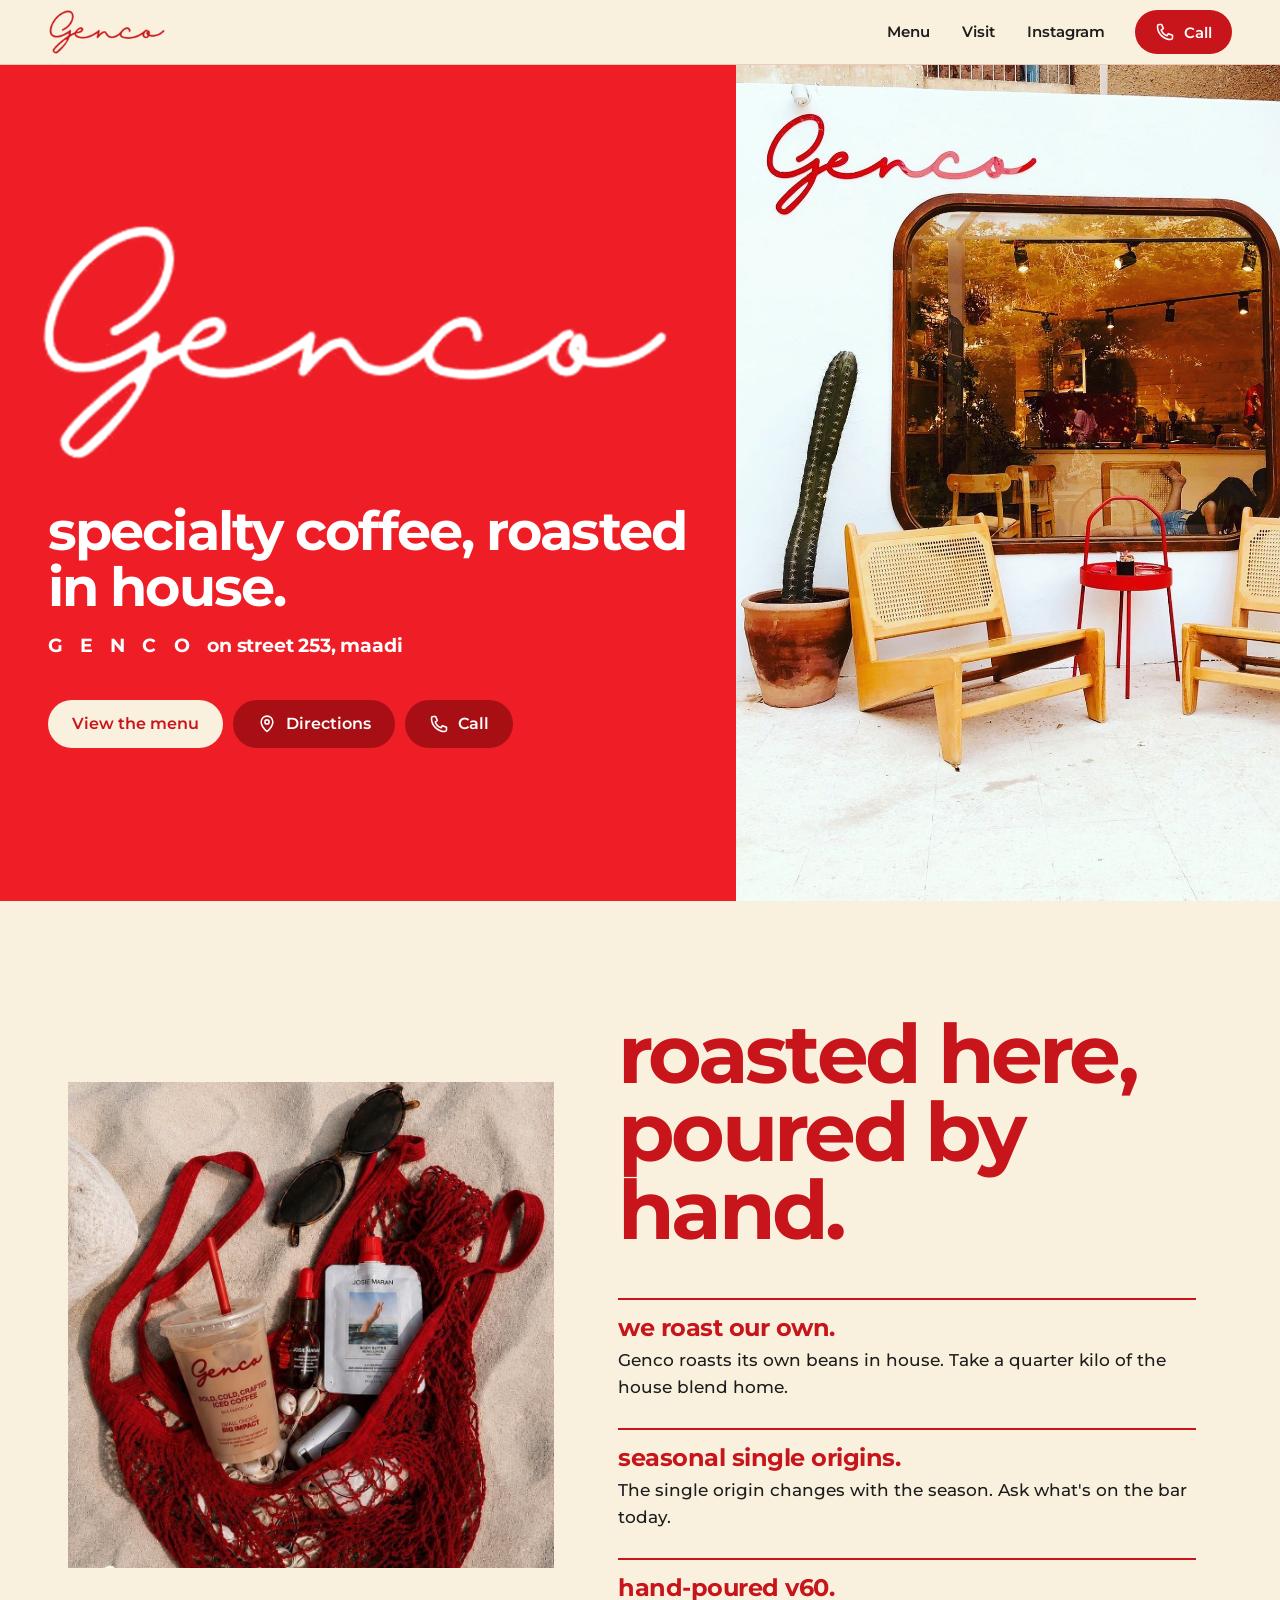
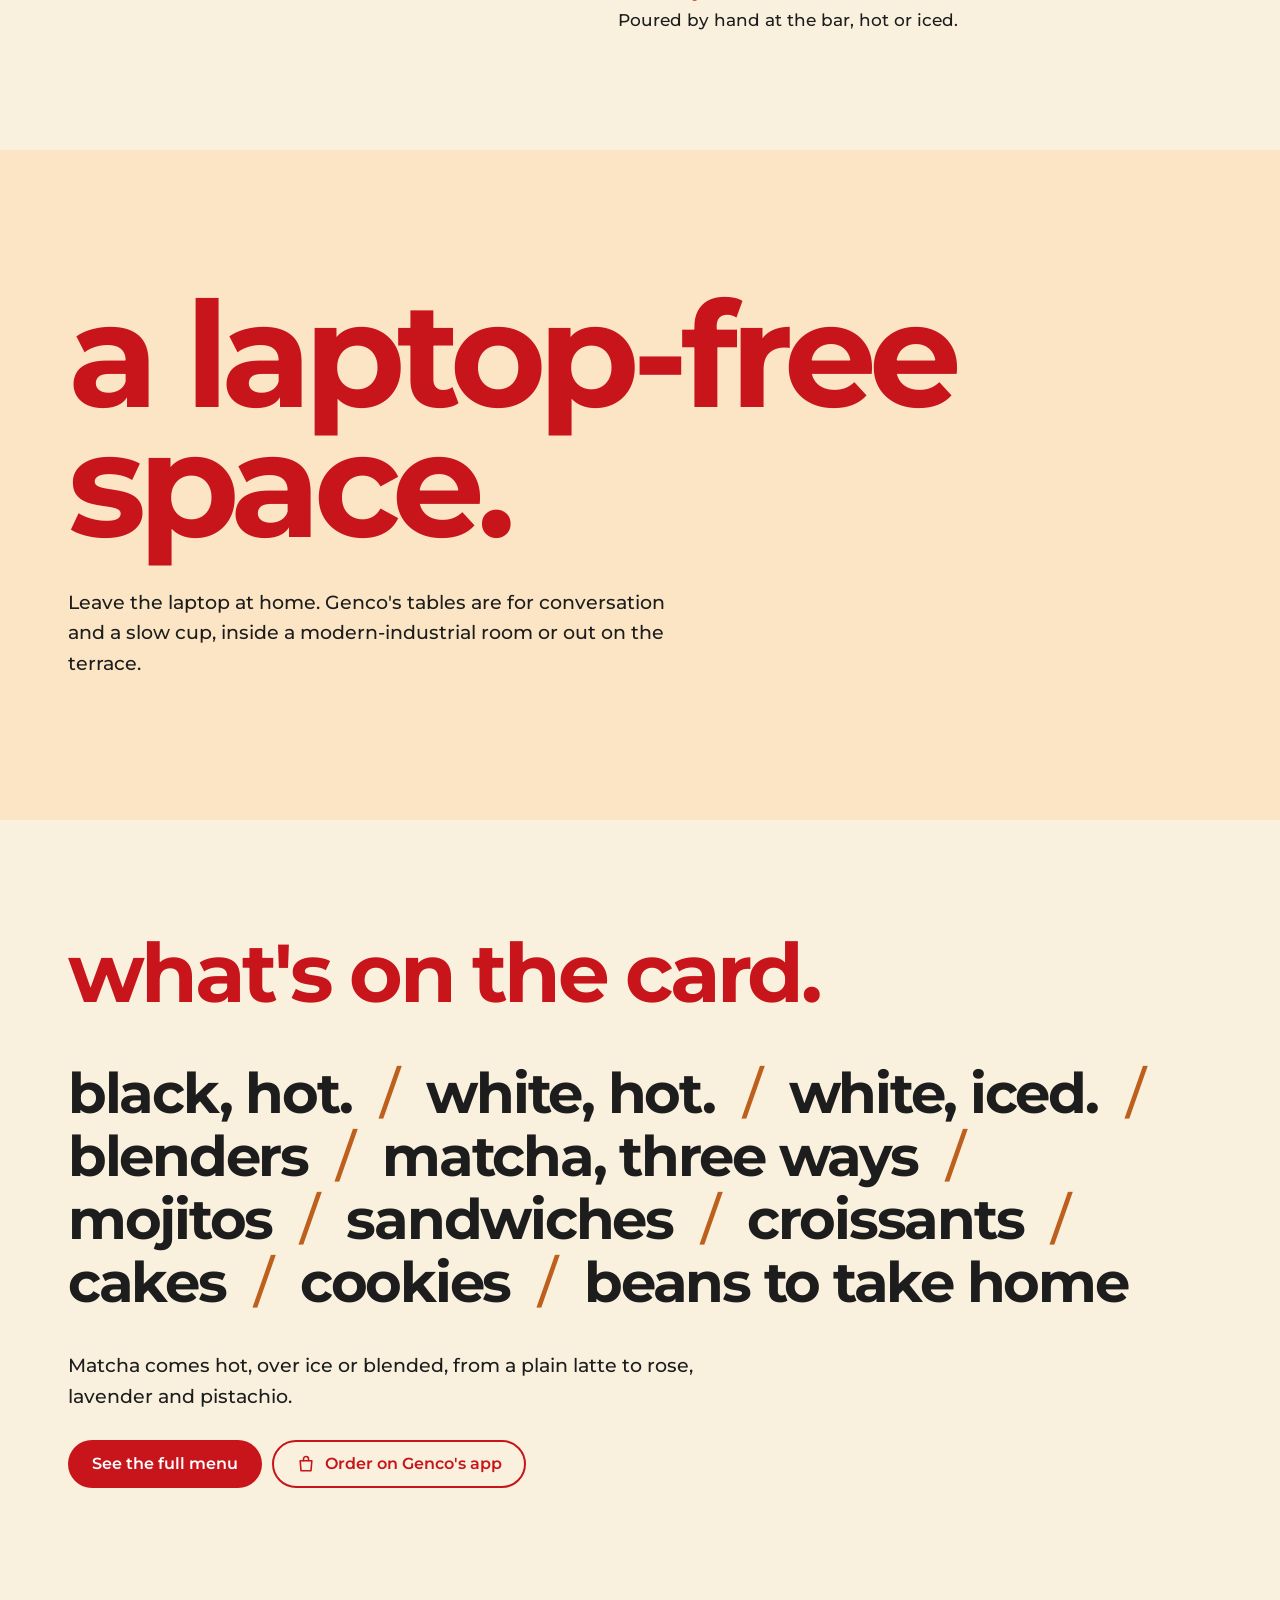
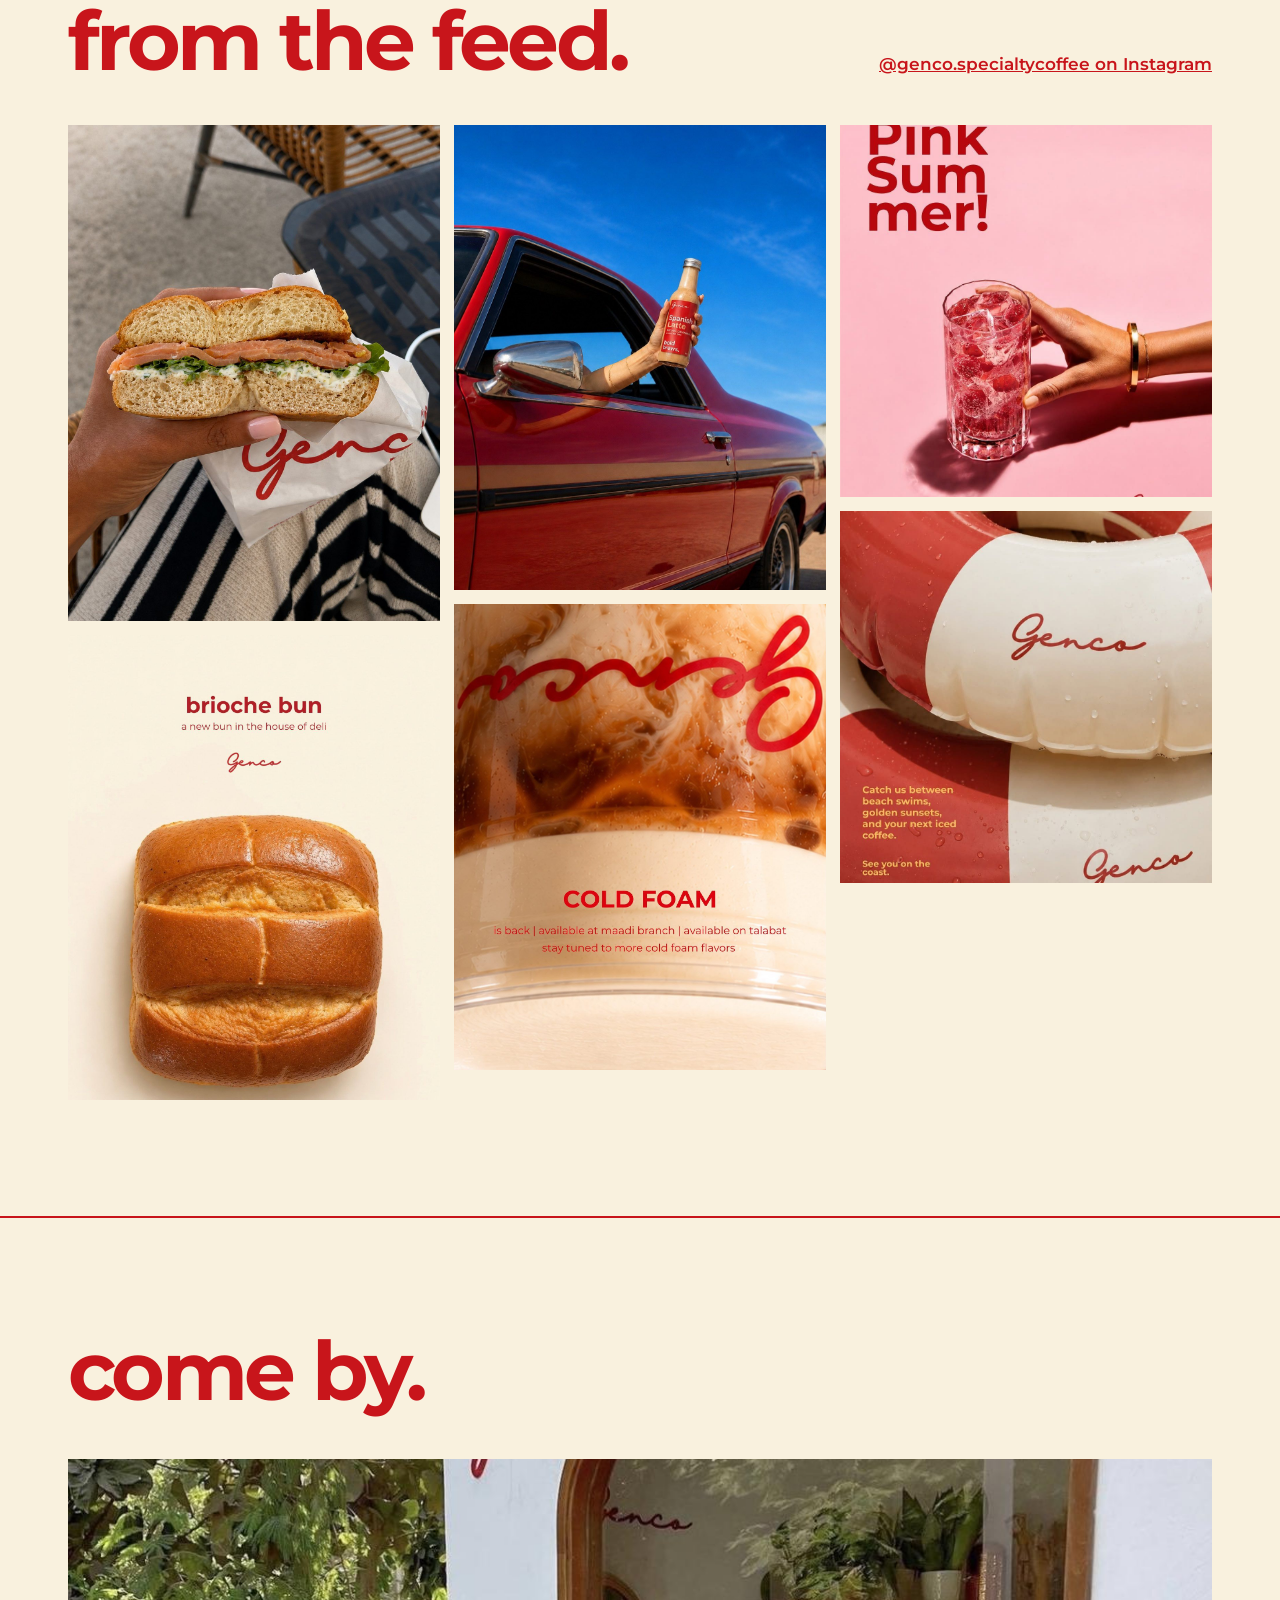
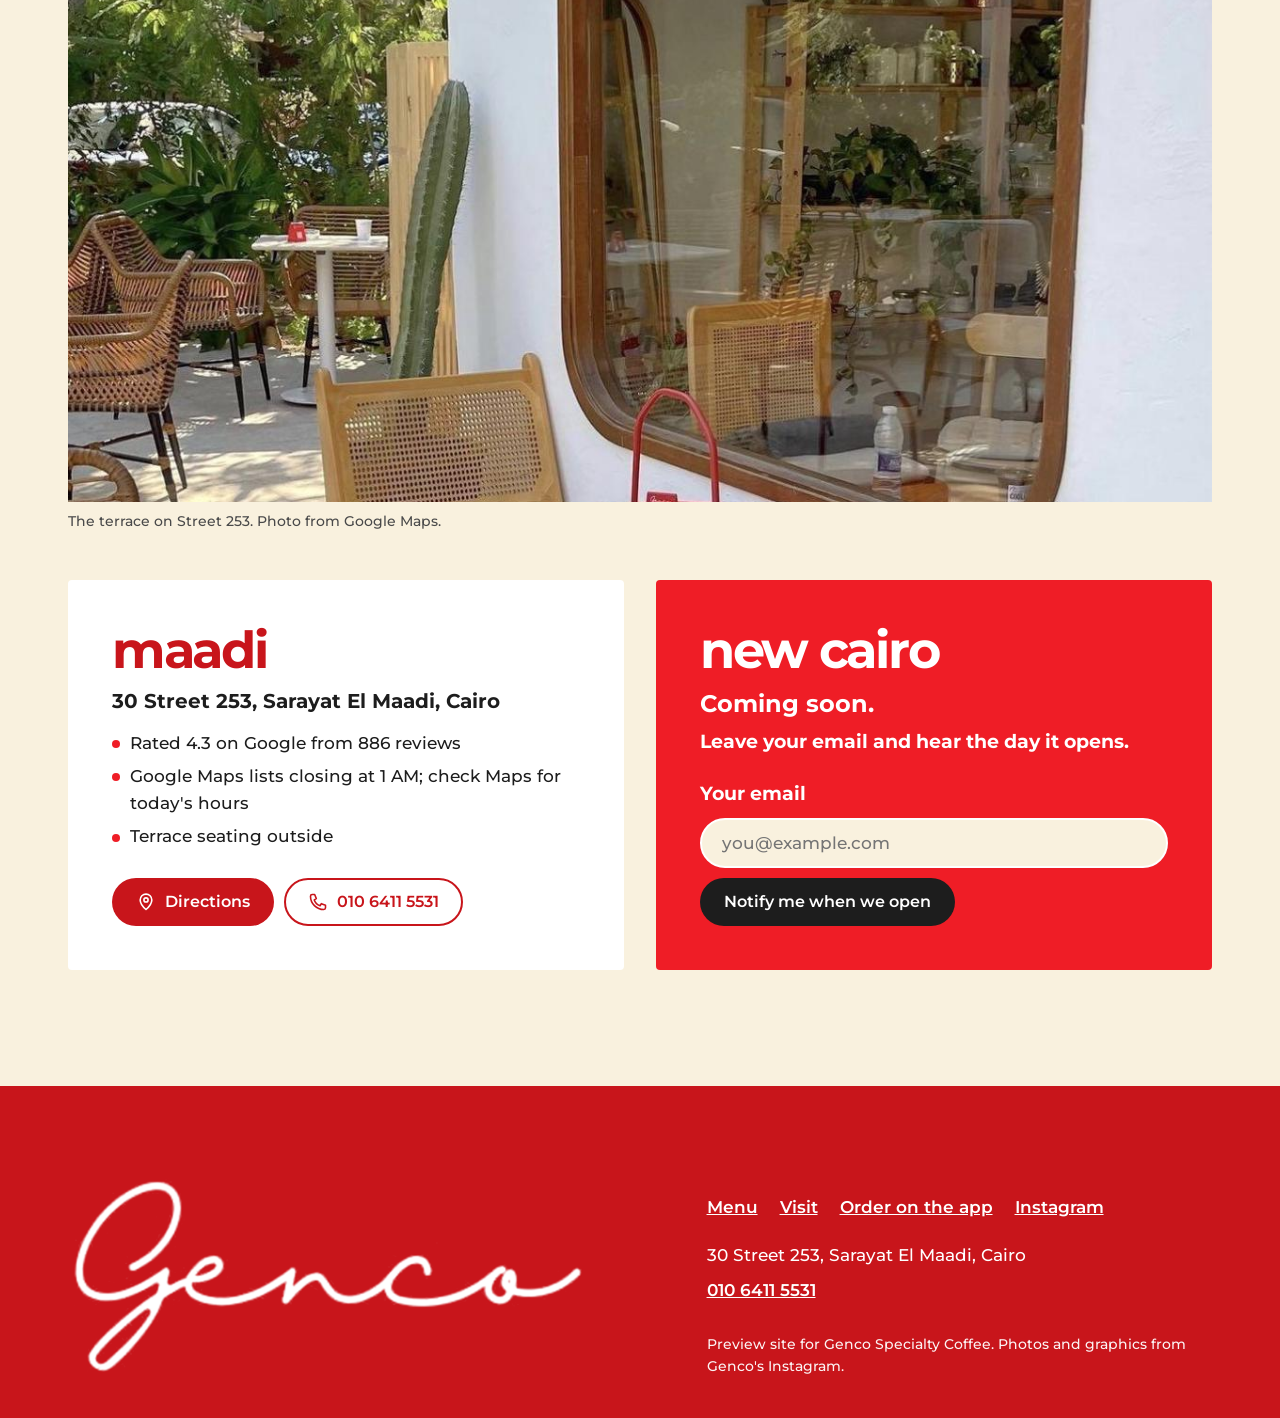
<file: index.html>
<!doctype html>
<html lang="en">
<head>
<meta charset="utf-8">
<meta name="viewport" content="width=device-width, initial-scale=1">
<title>Genco Specialty Coffee | Maadi</title>
<meta name="description" content="Genco roasts its own coffee and pours it by hand on Street 253 in Maadi. A laptop-free specialty coffee house, with a New Cairo branch coming soon.">
<meta name="theme-color" content="#f9f1de">
<link rel="icon" href="img/icon.jpg">
<link rel="stylesheet" href="fonts.css">
<link rel="stylesheet" href="site.css">
<script>document.documentElement.classList.add('js')</script>
</head>
<body class="p-home">
<a class="skip" href="#main">Skip to content</a>
<header class="hdr"><div class="in">
  <a class="brand" href="index.html" aria-label="Genco Specialty Coffee, home"><img src="img/logo-deep.png" alt="Genco" width="1276" height="497"></a>
  <nav class="nav" aria-label="Main"><a href="menu.html">Menu</a><a href="index.html#visit">Visit</a><a href="https://www.instagram.com/genco.specialtycoffee/" target="_blank" rel="noopener">Instagram</a></nav>
  <div class="acts">
    <a class="btn btn-red btn-sm hcall" href="tel:+201064115531"><svg viewBox="0 0 24 24" fill="none" stroke="currentColor" stroke-width="1.9" stroke-linecap="round" stroke-linejoin="round" aria-hidden="true"><path d="M5 3h3l2 5-2.5 1.5a11 11 0 0 0 7 7L16 14l5 2v3a2 2 0 0 1-2 2A16 16 0 0 1 3 5a2 2 0 0 1 2-2z"/></svg>Call</a>
    <a class="ib call" href="tel:+201064115531" aria-label="Call Genco Maadi"><svg viewBox="0 0 24 24" fill="none" stroke="currentColor" stroke-width="1.9" stroke-linecap="round" stroke-linejoin="round" aria-hidden="true"><path d="M5 3h3l2 5-2.5 1.5a11 11 0 0 0 7 7L16 14l5 2v3a2 2 0 0 1-2 2A16 16 0 0 1 3 5a2 2 0 0 1 2-2z"/></svg></a>
    <button class="ib burger" type="button" aria-expanded="false" aria-controls="mnav" aria-label="Open menu"><span class="o"><svg viewBox="0 0 24 24" fill="none" stroke="currentColor" stroke-width="1.9" stroke-linecap="round" aria-hidden="true"><path d="M4 7h16M4 12h16M4 17h16"/></svg></span><span class="x"><svg viewBox="0 0 24 24" fill="none" stroke="currentColor" stroke-width="1.9" stroke-linecap="round" aria-hidden="true"><path d="M6 6l12 12M18 6L6 18"/></svg></span></button>
  </div>
</div></header>
<nav id="mnav" aria-label="Mobile">
  <a href="index.html">Home</a><a href="menu.html">Menu</a><a href="index.html#visit">Visit</a><a href="index.html#newcairo">New Cairo</a>
  <a class="small" href="tel:+201064115531">Call Maadi, 010 6411 5531</a>
  <a class="small" href="https://genco.prepit.app" target="_blank" rel="noopener">Order on Genco's app</a>
  <a class="small" href="https://www.instagram.com/genco.specialtycoffee/" target="_blank" rel="noopener">Instagram @genco.specialtycoffee</a>
</nav>
<main id="main">
  <section class="hero">
    <div class="hero-red">
      <h1 class="sign"><img src="img/logo-white.png" alt="Genco" width="1276" height="497" fetchpriority="high"></h1>
      <p class="hero-line">specialty coffee, roasted in house.</p>
      <p class="hero-meta"><span class="spaced" aria-hidden="true">G E N C O</span><span class="vh">Genco</span> on street 253, maadi</p>
      <div class="hero-acts">
        <a class="btn btn-cream" href="menu.html">View the menu</a>
        <a class="btn btn-dark" href="https://www.google.com/maps/search/?api=1&query=Genco+Specialty+Coffee+30+Street+253+Maadi+Cairo" target="_blank" rel="noopener"><svg viewBox="0 0 24 24" fill="none" stroke="currentColor" stroke-width="1.9" stroke-linecap="round" stroke-linejoin="round" aria-hidden="true"><path d="M12 21s-7-6.2-7-11.5a7 7 0 0 1 14 0C19 14.8 12 21 12 21z"/><circle cx="12" cy="9.5" r="2.5"/></svg>Directions</a>
        <a class="btn btn-dark" href="tel:+201064115531"><svg viewBox="0 0 24 24" fill="none" stroke="currentColor" stroke-width="1.9" stroke-linecap="round" stroke-linejoin="round" aria-hidden="true"><path d="M5 3h3l2 5-2.5 1.5a11 11 0 0 0 7 7L16 14l5 2v3a2 2 0 0 1-2 2A16 16 0 0 1 3 5a2 2 0 0 1 2-2z"/></svg>Call</a>
      </div>
    </div>
    <figure class="hero-photo"><img src="img/facade-window.jpg" alt="Genco's white facade with the red script sign, a rounded wooden window onto the bar, two rattan lounge chairs, a red side table and a cactus" width="1452" height="1600" fetchpriority="high"></figure>
  </section>

  <section class="pour">
    <div class="in">
      <figure class="pour-photo"><img src="img/iced-coffee-beach-bag.jpg" alt="A Genco cold-crafted iced coffee in a red net bag on the sand, with sunglasses" width="1080" height="1080" loading="lazy"></figure>
      <div class="pour-text">
        <h2 class="big">roasted here, poured by hand.</h2>
        <dl class="facts">
          <div><dt>we roast our own.</dt><dd>Genco roasts its own beans in house. Take a quarter kilo of the house blend home.</dd></div>
          <div><dt>seasonal single origins.</dt><dd>The single origin changes with the season. Ask what's on the bar today.</dd></div>
          <div><dt>hand-poured v60.</dt><dd>Poured by hand at the bar, hot or iced.</dd></div>
        </dl>
      </div>
    </div>
  </section>

  <section class="nolap">
    <div class="in">
      <p class="huge">a laptop-free space.</p>
      <p class="sub">Leave the laptop at home. Genco's tables are for conversation and a slow cup, inside a modern-industrial room or out on the terrace.</p>
    </div>
  </section>

  <section class="card" aria-labelledby="card-h">
    <div class="in">
      <h2 id="card-h" class="big">what's on the card.</h2>
      <ul class="cats"><li><a href="menu.html#black">black, hot.</a></li><li><a href="menu.html#white">white, hot.</a></li><li><a href="menu.html#white-iced">white, iced.</a></li><li><a href="menu.html#blenders">blenders</a></li><li><a href="menu.html#matcha-hot">matcha, three ways</a></li><li><a href="menu.html#mojitos">mojitos</a></li><li><a href="menu.html#sandwiches">sandwiches</a></li><li><a href="menu.html#bakery">croissants</a></li><li><a href="menu.html#cakes">cakes</a></li><li><a href="menu.html#cookies">cookies</a></li><li><a href="menu.html#retail">beans to take home</a></li></ul>
      <p class="matcha">Matcha comes hot, over ice or blended, from a plain latte to rose, lavender and pistachio.</p>
      <div class="card-acts">
        <a class="btn btn-red" href="menu.html">See the full menu</a>
        <a class="btn btn-line" href="https://genco.prepit.app" target="_blank" rel="noopener"><svg viewBox="0 0 24 24" fill="none" stroke="currentColor" stroke-width="1.9" stroke-linecap="round" stroke-linejoin="round" aria-hidden="true"><path d="M5 8h14l-1 12H6L5 8z"/><path d="M9 8V6a3 3 0 0 1 6 0v2"/></svg>Order on Genco's app</a>
      </div>
    </div>
  </section>

  <section class="wall" aria-labelledby="wall-h">
    <div class="in">
      <div class="wall-head"><h2 id="wall-h" class="big">from the feed.</h2><a class="tlink" href="https://www.instagram.com/genco.specialtycoffee/" target="_blank" rel="noopener">@genco.specialtycoffee on Instagram</a></div>
      <div class="tiles">
      <figure class="tile"><img src="img/salmon-bagel-terrace.jpg" alt="A salmon and cream cheese bagel held up in a Genco-printed wrapper, over striped terrace cushions" width="1200" height="1600" loading="lazy"></figure>
      <figure class="tile"><img src="img/brioche-bun.jpg" alt="Poster: a glossy brioche bun on cream with the words &quot;brioche bun, a new bun in the house of deli&quot; and the Genco script" width="1280" height="1600" loading="lazy"></figure>
      <figure class="tile"><img src="img/bottle-red-car.jpg" alt="An arm holding a bottle of Genco Spanish latte out of the window of a red vintage car" width="1122" height="1402" loading="lazy"></figure>
      <figure class="tile"><img src="img/cold-foam.jpg" alt="Poster: close-up of an iced coffee with cold foam, the Genco script in red and the words &quot;cold foam is back&quot;" width="1279" height="1600" loading="lazy"></figure>
      <figure class="tile"><img src="img/pink-summer.jpg" alt="Poster: a hand holding a pink iced drink against a pink wall, with &quot;Pink Summer!&quot; in red" width="1080" height="1080" loading="lazy"></figure>
      <figure class="tile"><img src="img/pool-float.jpg" alt="Poster: a red and cream pool float with the Genco script" width="1080" height="1080" loading="lazy"></figure>
      </div>
    </div>
  </section>

  <section class="visit" id="visit" aria-labelledby="visit-h">
    <div class="in">
      <h2 id="visit-h" class="big">come by.</h2>
      <figure class="vphoto"><img src="img/terrace-window.jpg" alt="The terrace side of Genco: rounded window under the script sign, rattan lounge chairs and a red side table beneath trees" width="1216" height="1500" loading="lazy"><figcaption>The terrace on Street 253. Photo from Google Maps.</figcaption></figure>
      <div class="branches">
        <article class="branch">
          <h3>maadi</h3>
          <p class="addr">30 Street 253, Sarayat El Maadi, Cairo</p>
          <ul class="meta">
            <li>Rated 4.3 on Google from 886 reviews</li>
            <li>Google Maps lists closing at 1 AM; check Maps for today's hours</li>
            <li>Terrace seating outside</li>
          </ul>
          <div class="bacts">
            <a class="btn btn-red" href="https://www.google.com/maps/search/?api=1&query=Genco+Specialty+Coffee+30+Street+253+Maadi+Cairo" target="_blank" rel="noopener"><svg viewBox="0 0 24 24" fill="none" stroke="currentColor" stroke-width="1.9" stroke-linecap="round" stroke-linejoin="round" aria-hidden="true"><path d="M12 21s-7-6.2-7-11.5a7 7 0 0 1 14 0C19 14.8 12 21 12 21z"/><circle cx="12" cy="9.5" r="2.5"/></svg>Directions</a>
            <a class="btn btn-line" href="tel:+201064115531"><svg viewBox="0 0 24 24" fill="none" stroke="currentColor" stroke-width="1.9" stroke-linecap="round" stroke-linejoin="round" aria-hidden="true"><path d="M5 3h3l2 5-2.5 1.5a11 11 0 0 0 7 7L16 14l5 2v3a2 2 0 0 1-2 2A16 16 0 0 1 3 5a2 2 0 0 1 2-2z"/></svg>010 6411 5531</a>
          </div>
        </article>
        <article class="branch soon" id="newcairo">
          <h3>new cairo</h3>
          <p class="addr">Coming soon.</p>
          <p>Leave your email and hear the day it opens.</p>
          <form class="notify" novalidate>
      <label for="nc-email">Your email</label>
      <div class="frow"><input id="nc-email" name="email" type="email" autocomplete="email" placeholder="you@example.com" required><button class="btn btn-red" type="submit">Notify me when we open</button></div>
      <p class="ferr" role="alert" hidden>Enter an email address like name@example.com.</p>
    </form>
    <p class="thanks" role="status" hidden>Thank you. We'll email you when New Cairo opens.</p>
        </article>
      </div>
    </div>
  </section>
</main>
<footer class="ftr"><div class="in">
  <a class="fsign" href="index.html" aria-label="Genco, home"><img src="img/logo-white.png" alt="Genco" width="1276" height="497" loading="lazy"></a>
  <div class="fcol">
    <nav aria-label="Footer"><a href="menu.html">Menu</a><a href="index.html#visit">Visit</a><a href="https://genco.prepit.app" target="_blank" rel="noopener">Order on the app</a><a href="https://www.instagram.com/genco.specialtycoffee/" target="_blank" rel="noopener">Instagram</a></nav>
    <p>30 Street 253, Sarayat El Maadi, Cairo<br><a href="tel:+201064115531">010 6411 5531</a></p>
    <small>Preview site for Genco Specialty Coffee. Photos and graphics from Genco's Instagram.</small>
  </div>
</div></footer>
<script src="app.js"></script>
</body>
</html>
</file>
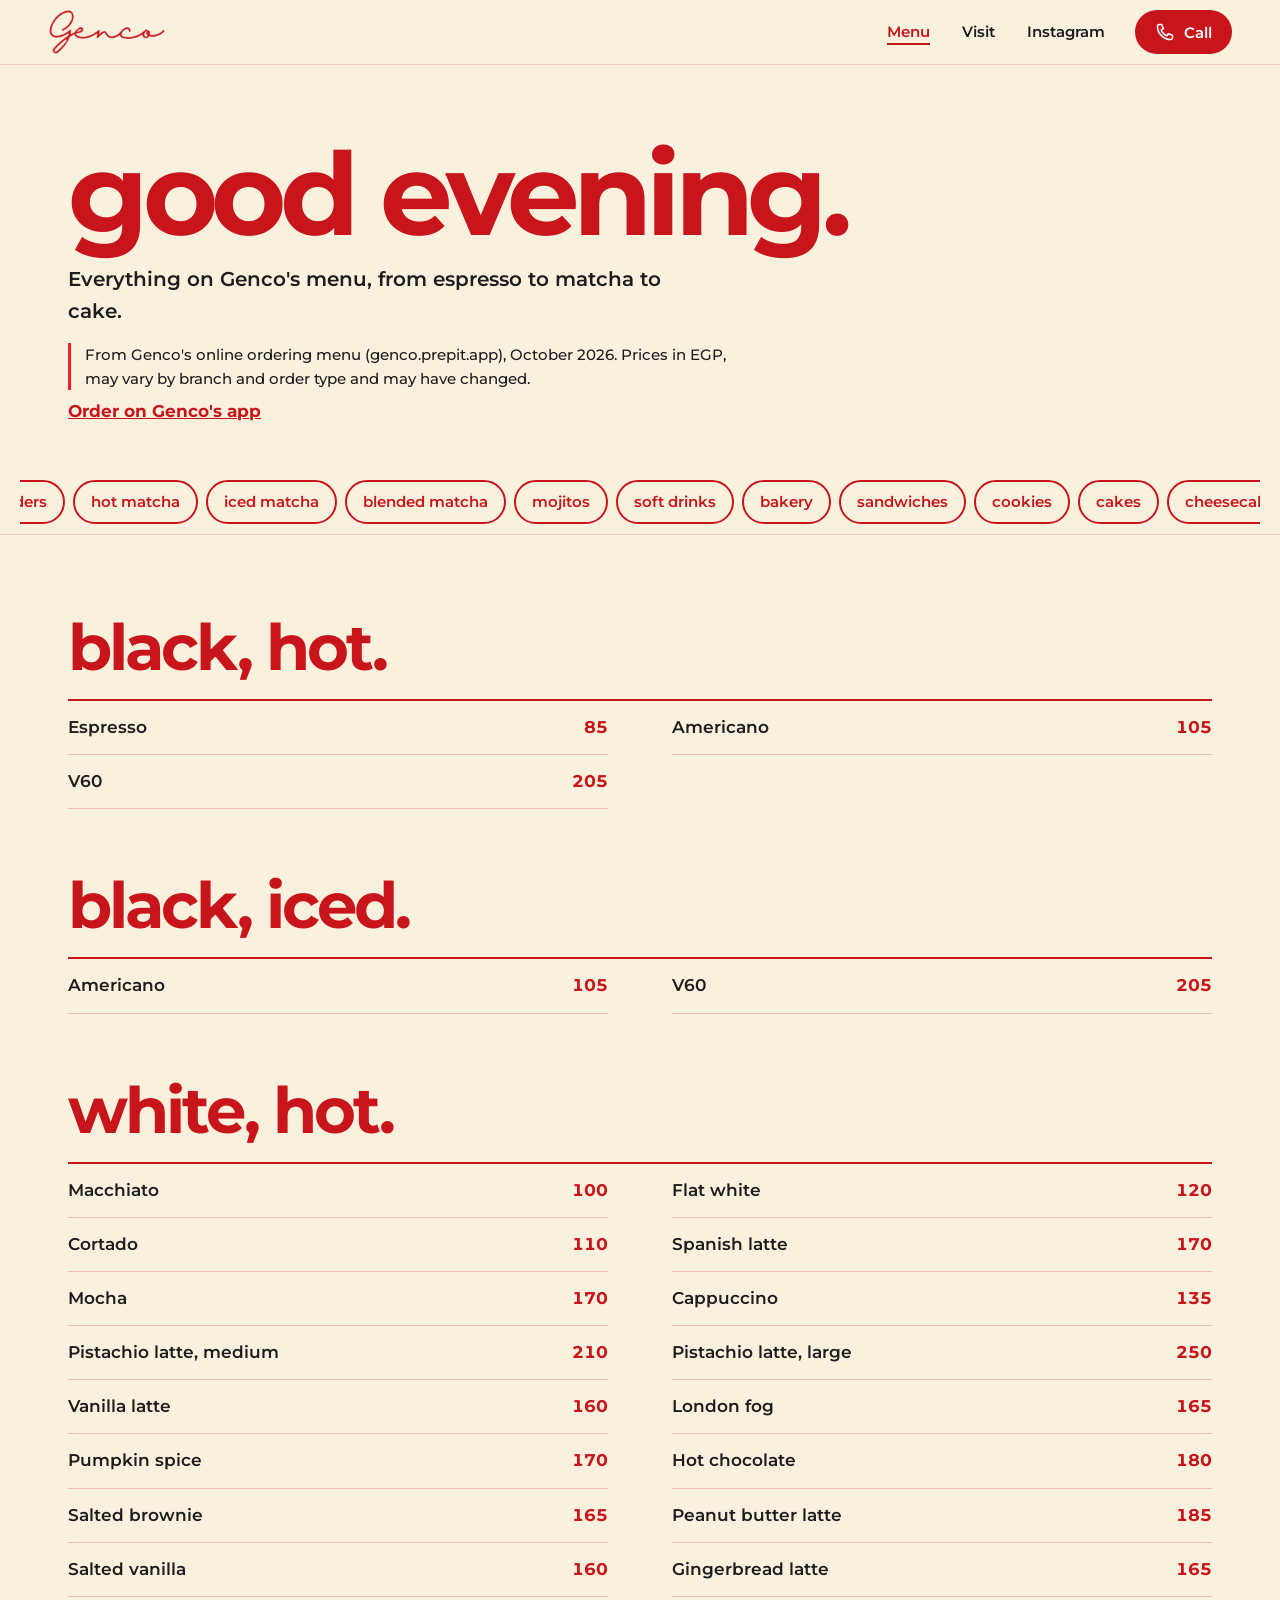
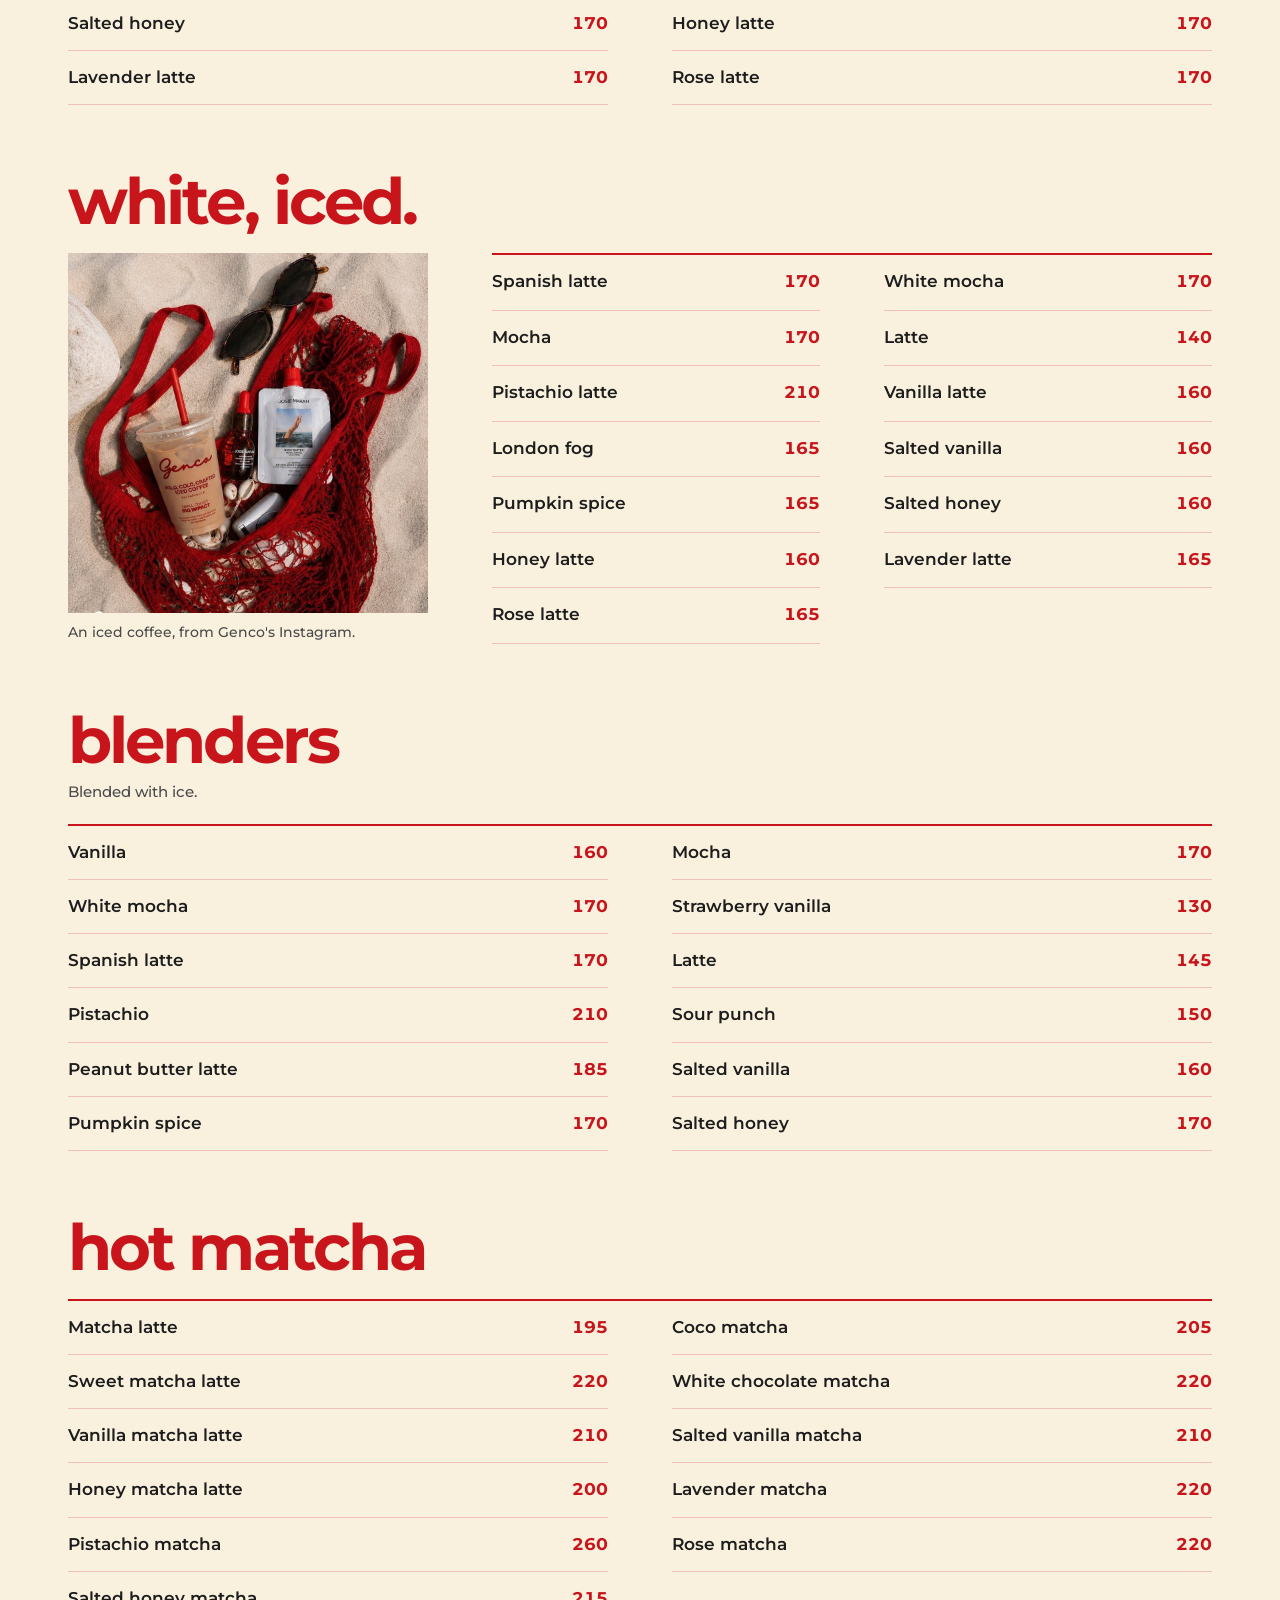
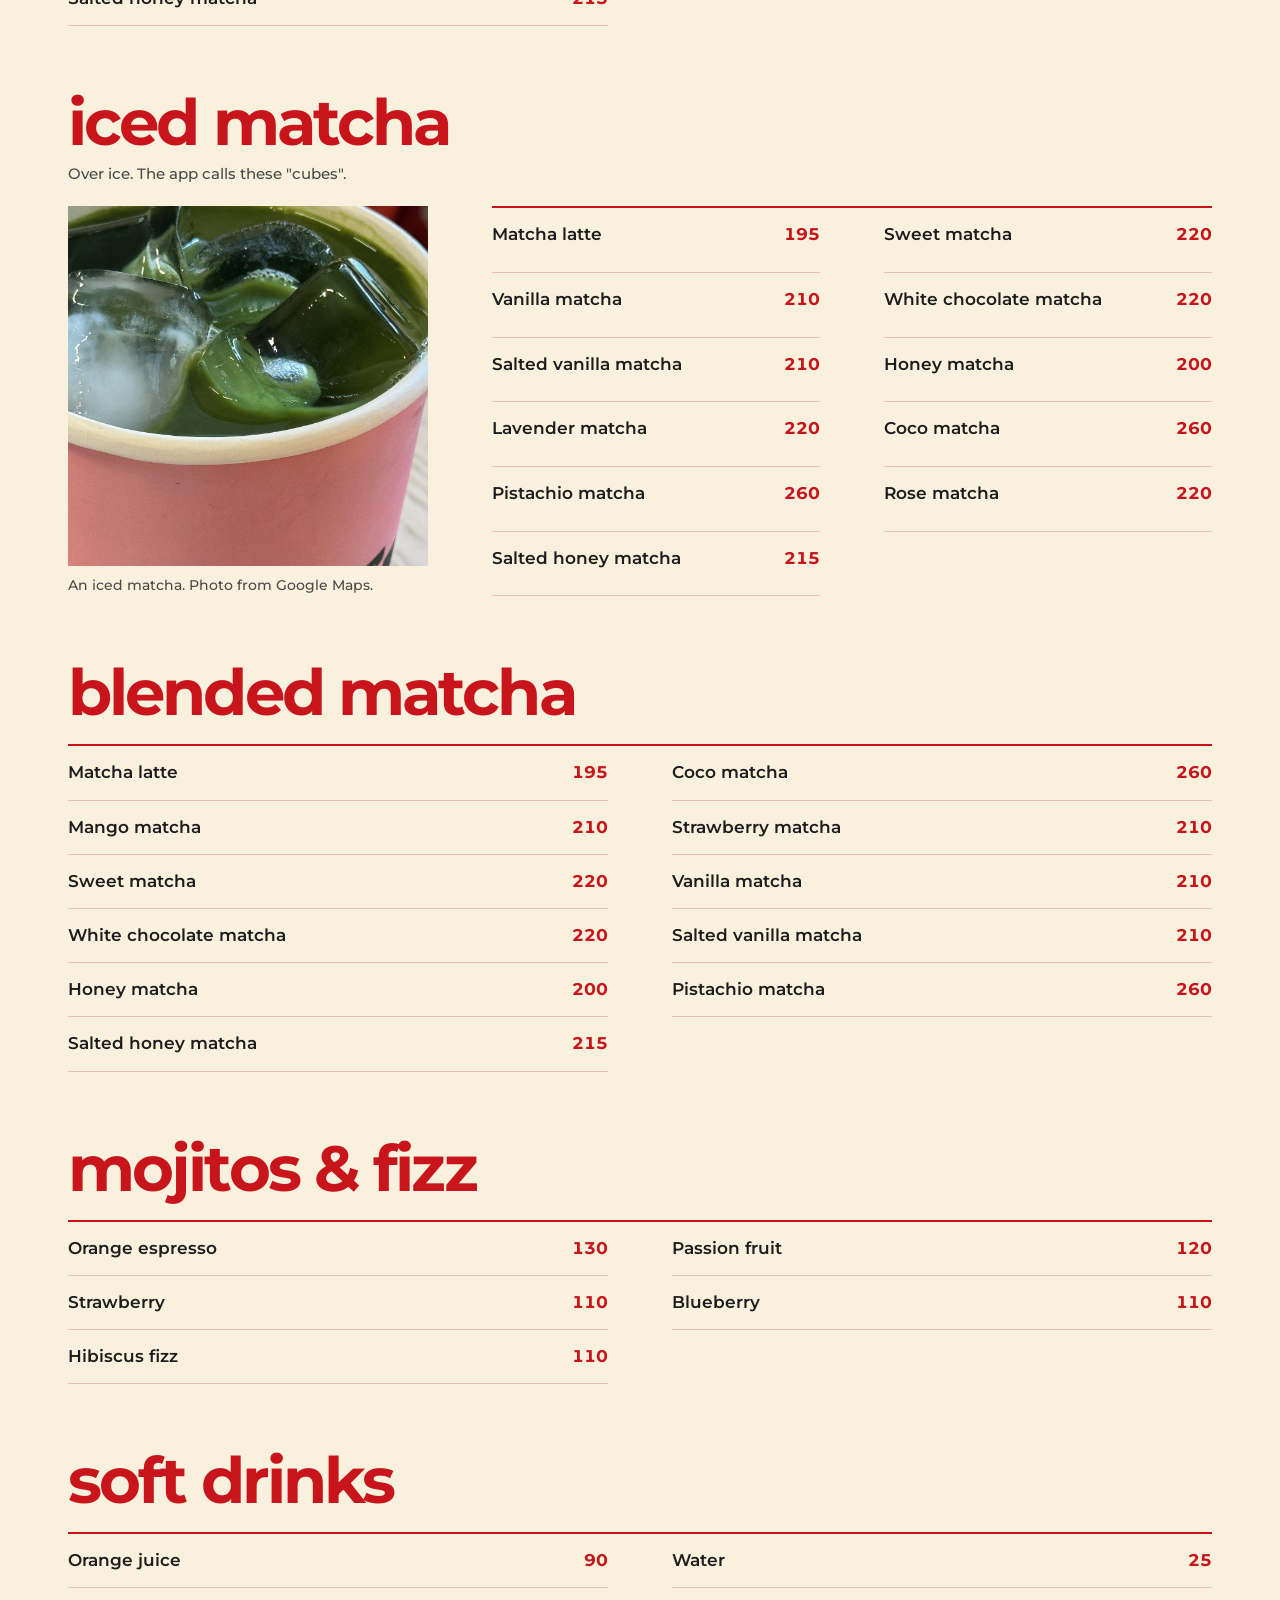
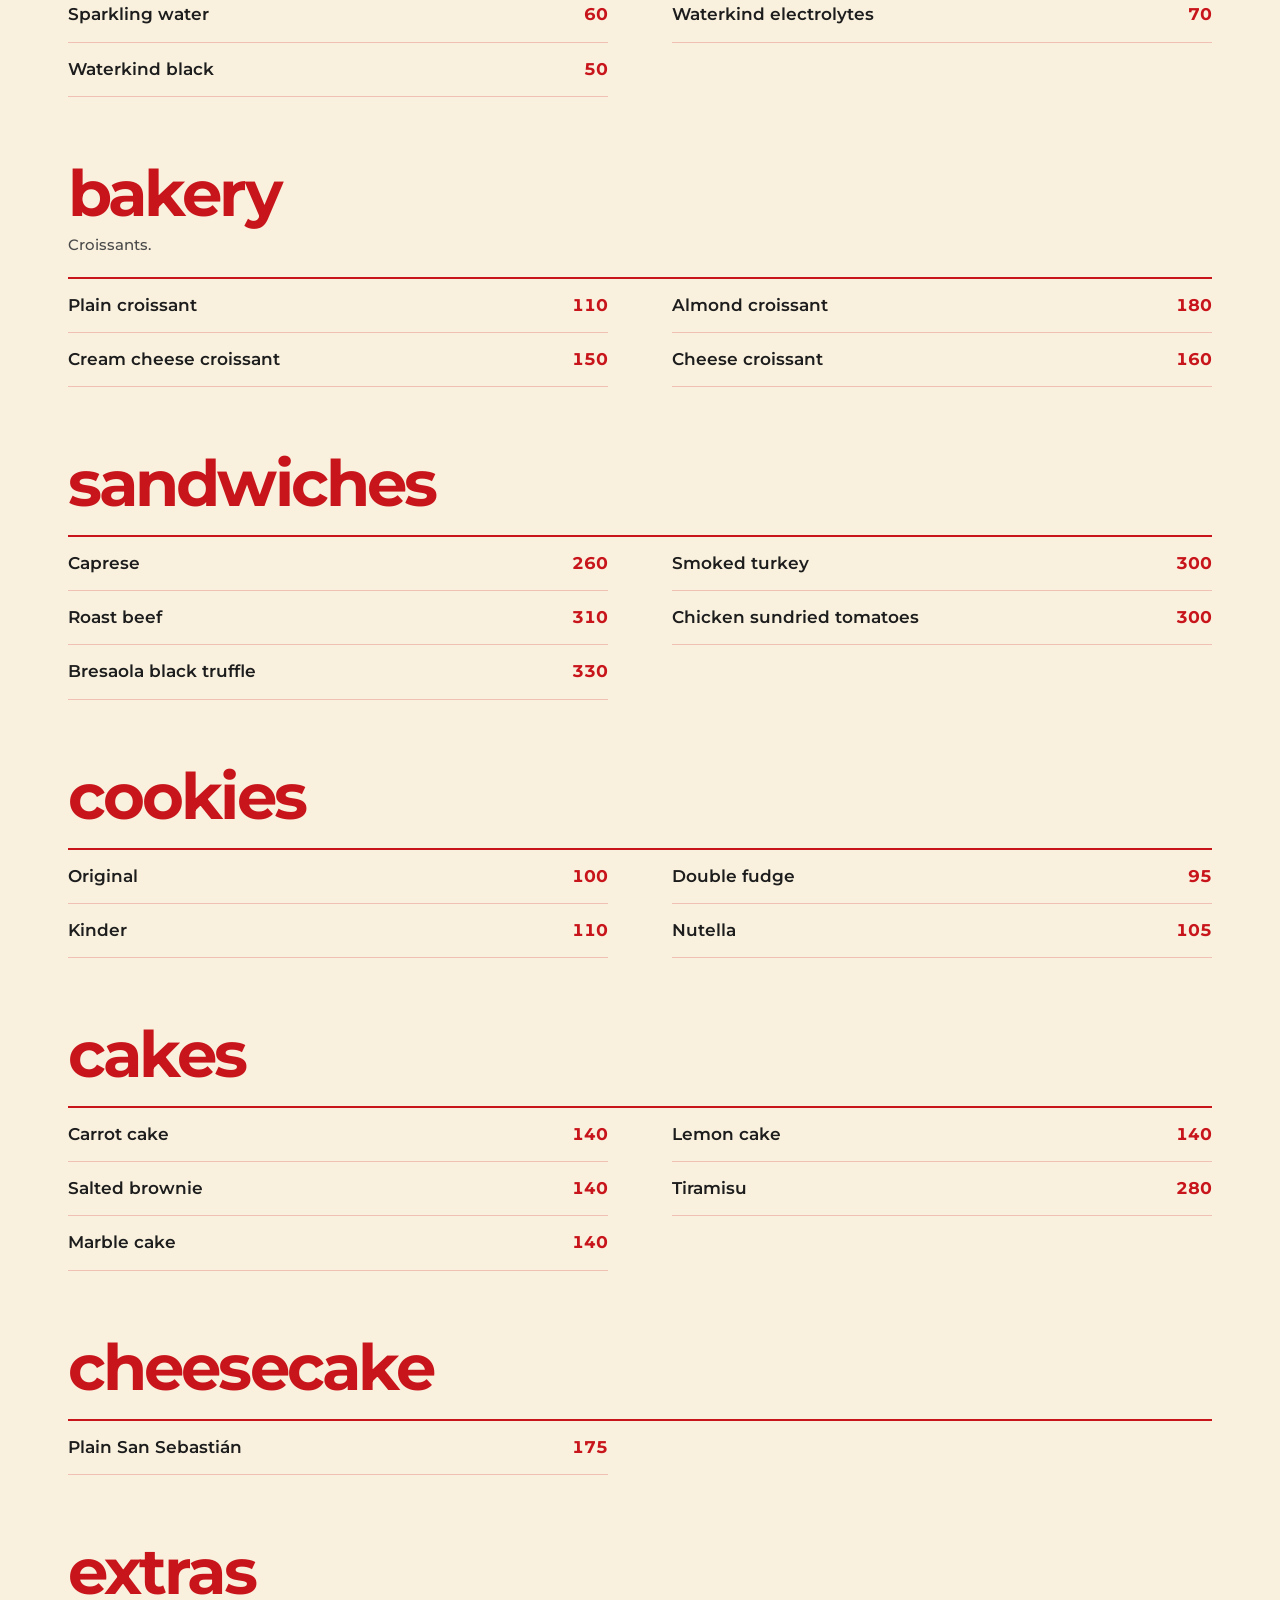
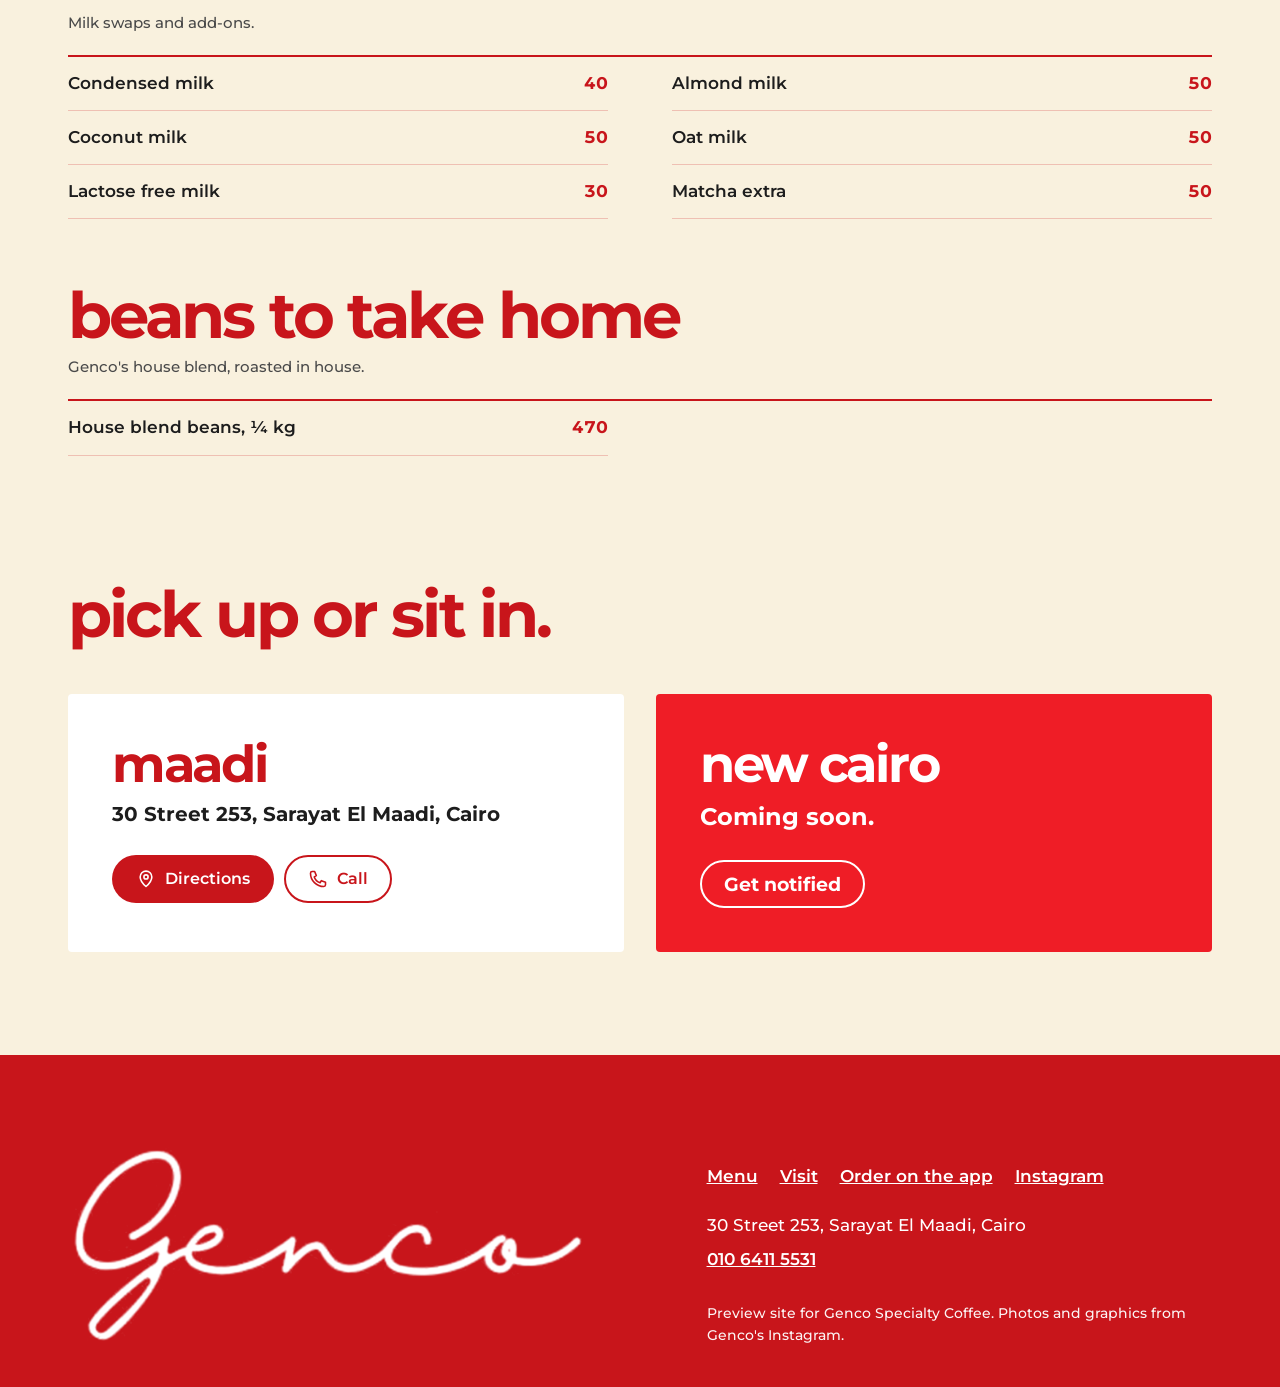
<file: menu.html>
<!doctype html>
<html lang="en">
<head>
<meta charset="utf-8">
<meta name="viewport" content="width=device-width, initial-scale=1">
<title>Menu | Genco Specialty Coffee, Maadi</title>
<meta name="description" content="Genco&#x27;s menu: espresso, V60, iced coffee, hot, iced and blended matcha, sandwiches, croissants, cakes and cookies.">
<meta name="theme-color" content="#f9f1de">
<link rel="icon" href="img/icon.jpg">
<link rel="stylesheet" href="fonts.css">
<link rel="stylesheet" href="site.css">
<script>document.documentElement.classList.add('js')</script>
</head>
<body class="p-menu">
<a class="skip" href="#main">Skip to content</a>
<header class="hdr"><div class="in">
  <a class="brand" href="index.html" aria-label="Genco Specialty Coffee, home"><img src="img/logo-deep.png" alt="Genco" width="1276" height="497"></a>
  <nav class="nav" aria-label="Main"><a href="menu.html" aria-current="page">Menu</a><a href="index.html#visit">Visit</a><a href="https://www.instagram.com/genco.specialtycoffee/" target="_blank" rel="noopener">Instagram</a></nav>
  <div class="acts">
    <a class="btn btn-red btn-sm hcall" href="tel:+201064115531"><svg viewBox="0 0 24 24" fill="none" stroke="currentColor" stroke-width="1.9" stroke-linecap="round" stroke-linejoin="round" aria-hidden="true"><path d="M5 3h3l2 5-2.5 1.5a11 11 0 0 0 7 7L16 14l5 2v3a2 2 0 0 1-2 2A16 16 0 0 1 3 5a2 2 0 0 1 2-2z"/></svg>Call</a>
    <a class="ib call" href="tel:+201064115531" aria-label="Call Genco Maadi"><svg viewBox="0 0 24 24" fill="none" stroke="currentColor" stroke-width="1.9" stroke-linecap="round" stroke-linejoin="round" aria-hidden="true"><path d="M5 3h3l2 5-2.5 1.5a11 11 0 0 0 7 7L16 14l5 2v3a2 2 0 0 1-2 2A16 16 0 0 1 3 5a2 2 0 0 1 2-2z"/></svg></a>
    <button class="ib burger" type="button" aria-expanded="false" aria-controls="mnav" aria-label="Open menu"><span class="o"><svg viewBox="0 0 24 24" fill="none" stroke="currentColor" stroke-width="1.9" stroke-linecap="round" aria-hidden="true"><path d="M4 7h16M4 12h16M4 17h16"/></svg></span><span class="x"><svg viewBox="0 0 24 24" fill="none" stroke="currentColor" stroke-width="1.9" stroke-linecap="round" aria-hidden="true"><path d="M6 6l12 12M18 6L6 18"/></svg></span></button>
  </div>
</div></header>
<nav id="mnav" aria-label="Mobile">
  <a href="index.html">Home</a><a href="menu.html">Menu</a><a href="index.html#visit">Visit</a><a href="index.html#newcairo">New Cairo</a>
  <a class="small" href="tel:+201064115531">Call Maadi, 010 6411 5531</a>
  <a class="small" href="https://genco.prepit.app" target="_blank" rel="noopener">Order on Genco's app</a>
  <a class="small" href="https://www.instagram.com/genco.specialtycoffee/" target="_blank" rel="noopener">Instagram @genco.specialtycoffee</a>
</nav>
<main id="main">
  <div class="mtop"><div class="in">
    <h1 class="greet" data-greet>hello.</h1>
    <p class="lede">Everything on Genco's menu, from espresso to matcha to cake.</p>
    <p class="disc">From Genco's online ordering menu (genco.prepit.app), October 2026. Prices in EGP, may vary by branch and order type and may have changed.</p>
    <p><a class="applink" href="https://genco.prepit.app" target="_blank" rel="noopener">Order on Genco's app</a></p>
  </div></div>
  <nav class="chips js-jump" aria-label="Menu sections"><div class="track"><a class="chip" href="#black">black, hot</a><a class="chip" href="#black-iced">black, iced</a><a class="chip" href="#white">white, hot</a><a class="chip" href="#white-iced">white, iced</a><a class="chip" href="#blenders">blenders</a><a class="chip" href="#matcha-hot">hot matcha</a><a class="chip" href="#matcha-iced">iced matcha</a><a class="chip" href="#matcha-blended">blended matcha</a><a class="chip" href="#mojitos">mojitos</a><a class="chip" href="#soft">soft drinks</a><a class="chip" href="#bakery">bakery</a><a class="chip" href="#sandwiches">sandwiches</a><a class="chip" href="#cookies">cookies</a><a class="chip" href="#cakes">cakes</a><a class="chip" href="#cheesecake">cheesecake</a><a class="chip" href="#extras">extras</a><a class="chip" href="#retail">beans</a></div></nav>
  <div class="mbody in">
  <section class="msec" id="black" aria-labelledby="black-h">
    <h2 id="black-h">black, hot.</h2>
    <ul class="items"><li><span class="nm">Espresso</span><span class="pr">85</span></li><li><span class="nm">Americano</span><span class="pr">105</span></li><li><span class="nm">V60</span><span class="pr">205</span></li></ul>
  </section>
  <section class="msec" id="black-iced" aria-labelledby="black-iced-h">
    <h2 id="black-iced-h">black, iced.</h2>
    <ul class="items"><li><span class="nm">Americano</span><span class="pr">105</span></li><li><span class="nm">V60</span><span class="pr">205</span></li></ul>
  </section>
  <section class="msec" id="white" aria-labelledby="white-h">
    <h2 id="white-h">white, hot.</h2>
    <ul class="items"><li><span class="nm">Macchiato</span><span class="pr">100</span></li><li><span class="nm">Flat white</span><span class="pr">120</span></li><li><span class="nm">Cortado</span><span class="pr">110</span></li><li><span class="nm">Spanish latte</span><span class="pr">170</span></li><li><span class="nm">Mocha</span><span class="pr">170</span></li><li><span class="nm">Cappuccino</span><span class="pr">135</span></li><li><span class="nm">Pistachio latte, medium</span><span class="pr">210</span></li><li><span class="nm">Pistachio latte, large</span><span class="pr">250</span></li><li><span class="nm">Vanilla latte</span><span class="pr">160</span></li><li><span class="nm">London fog</span><span class="pr">165</span></li><li><span class="nm">Pumpkin spice</span><span class="pr">170</span></li><li><span class="nm">Hot chocolate</span><span class="pr">180</span></li><li><span class="nm">Salted brownie</span><span class="pr">165</span></li><li><span class="nm">Peanut butter latte</span><span class="pr">185</span></li><li><span class="nm">Salted vanilla</span><span class="pr">160</span></li><li><span class="nm">Gingerbread latte</span><span class="pr">165</span></li><li><span class="nm">Salted honey</span><span class="pr">170</span></li><li><span class="nm">Honey latte</span><span class="pr">170</span></li><li><span class="nm">Lavender latte</span><span class="pr">170</span></li><li><span class="nm">Rose latte</span><span class="pr">170</span></li></ul>
  </section>
  <section class="msec has-photo" id="white-iced" aria-labelledby="white-iced-h">
    <h2 id="white-iced-h">white, iced.</h2>
    <figure class="secphoto"><img src="img/iced-coffee-beach-bag.jpg" alt="A Genco cold-crafted iced coffee in a red net bag on the sand" width="1080" height="1080" loading="lazy"><figcaption>An iced coffee, from Genco's Instagram.</figcaption></figure><ul class="items"><li><span class="nm">Spanish latte</span><span class="pr">170</span></li><li><span class="nm">White mocha</span><span class="pr">170</span></li><li><span class="nm">Mocha</span><span class="pr">170</span></li><li><span class="nm">Latte</span><span class="pr">140</span></li><li><span class="nm">Pistachio latte</span><span class="pr">210</span></li><li><span class="nm">Vanilla latte</span><span class="pr">160</span></li><li><span class="nm">London fog</span><span class="pr">165</span></li><li><span class="nm">Salted vanilla</span><span class="pr">160</span></li><li><span class="nm">Pumpkin spice</span><span class="pr">165</span></li><li><span class="nm">Salted honey</span><span class="pr">160</span></li><li><span class="nm">Honey latte</span><span class="pr">160</span></li><li><span class="nm">Lavender latte</span><span class="pr">165</span></li><li><span class="nm">Rose latte</span><span class="pr">165</span></li></ul>
  </section>
  <section class="msec" id="blenders" aria-labelledby="blenders-h">
    <h2 id="blenders-h">blenders</h2><p class="intro">Blended with ice.</p>
    <ul class="items"><li><span class="nm">Vanilla</span><span class="pr">160</span></li><li><span class="nm">Mocha</span><span class="pr">170</span></li><li><span class="nm">White mocha</span><span class="pr">170</span></li><li><span class="nm">Strawberry vanilla</span><span class="pr">130</span></li><li><span class="nm">Spanish latte</span><span class="pr">170</span></li><li><span class="nm">Latte</span><span class="pr">145</span></li><li><span class="nm">Pistachio</span><span class="pr">210</span></li><li><span class="nm">Sour punch</span><span class="pr">150</span></li><li><span class="nm">Peanut butter latte</span><span class="pr">185</span></li><li><span class="nm">Salted vanilla</span><span class="pr">160</span></li><li><span class="nm">Pumpkin spice</span><span class="pr">170</span></li><li><span class="nm">Salted honey</span><span class="pr">170</span></li></ul>
  </section>
  <section class="msec" id="matcha-hot" aria-labelledby="matcha-hot-h">
    <h2 id="matcha-hot-h">hot matcha</h2>
    <ul class="items"><li><span class="nm">Matcha latte</span><span class="pr">195</span></li><li><span class="nm">Coco matcha</span><span class="pr">205</span></li><li><span class="nm">Sweet matcha latte</span><span class="pr">220</span></li><li><span class="nm">White chocolate matcha</span><span class="pr">220</span></li><li><span class="nm">Vanilla matcha latte</span><span class="pr">210</span></li><li><span class="nm">Salted vanilla matcha</span><span class="pr">210</span></li><li><span class="nm">Honey matcha latte</span><span class="pr">200</span></li><li><span class="nm">Lavender matcha</span><span class="pr">220</span></li><li><span class="nm">Pistachio matcha</span><span class="pr">260</span></li><li><span class="nm">Rose matcha</span><span class="pr">220</span></li><li><span class="nm">Salted honey matcha</span><span class="pr">215</span></li></ul>
  </section>
  <section class="msec has-photo" id="matcha-iced" aria-labelledby="matcha-iced-h">
    <h2 id="matcha-iced-h">iced matcha</h2><p class="intro">Over ice. The app calls these &quot;cubes&quot;.</p>
    <figure class="secphoto"><img src="img/iced-matcha.jpg" alt="Close-up of an iced matcha in a pink cup" width="1200" height="1600" loading="lazy"><figcaption>An iced matcha. Photo from Google Maps.</figcaption></figure><ul class="items"><li><span class="nm">Matcha latte</span><span class="pr">195</span></li><li><span class="nm">Sweet matcha</span><span class="pr">220</span></li><li><span class="nm">Vanilla matcha</span><span class="pr">210</span></li><li><span class="nm">White chocolate matcha</span><span class="pr">220</span></li><li><span class="nm">Salted vanilla matcha</span><span class="pr">210</span></li><li><span class="nm">Honey matcha</span><span class="pr">200</span></li><li><span class="nm">Lavender matcha</span><span class="pr">220</span></li><li><span class="nm">Coco matcha</span><span class="pr">260</span></li><li><span class="nm">Pistachio matcha</span><span class="pr">260</span></li><li><span class="nm">Rose matcha</span><span class="pr">220</span></li><li><span class="nm">Salted honey matcha</span><span class="pr">215</span></li></ul>
  </section>
  <section class="msec" id="matcha-blended" aria-labelledby="matcha-blended-h">
    <h2 id="matcha-blended-h">blended matcha</h2>
    <ul class="items"><li><span class="nm">Matcha latte</span><span class="pr">195</span></li><li><span class="nm">Coco matcha</span><span class="pr">260</span></li><li><span class="nm">Mango matcha</span><span class="pr">210</span></li><li><span class="nm">Strawberry matcha</span><span class="pr">210</span></li><li><span class="nm">Sweet matcha</span><span class="pr">220</span></li><li><span class="nm">Vanilla matcha</span><span class="pr">210</span></li><li><span class="nm">White chocolate matcha</span><span class="pr">220</span></li><li><span class="nm">Salted vanilla matcha</span><span class="pr">210</span></li><li><span class="nm">Honey matcha</span><span class="pr">200</span></li><li><span class="nm">Pistachio matcha</span><span class="pr">260</span></li><li><span class="nm">Salted honey matcha</span><span class="pr">215</span></li></ul>
  </section>
  <section class="msec" id="mojitos" aria-labelledby="mojitos-h">
    <h2 id="mojitos-h">mojitos &amp; fizz</h2>
    <ul class="items"><li><span class="nm">Orange espresso</span><span class="pr">130</span></li><li><span class="nm">Passion fruit</span><span class="pr">120</span></li><li><span class="nm">Strawberry</span><span class="pr">110</span></li><li><span class="nm">Blueberry</span><span class="pr">110</span></li><li><span class="nm">Hibiscus fizz</span><span class="pr">110</span></li></ul>
  </section>
  <section class="msec" id="soft" aria-labelledby="soft-h">
    <h2 id="soft-h">soft drinks</h2>
    <ul class="items"><li><span class="nm">Orange juice</span><span class="pr">90</span></li><li><span class="nm">Water</span><span class="pr">25</span></li><li><span class="nm">Sparkling water</span><span class="pr">60</span></li><li><span class="nm">Waterkind electrolytes</span><span class="pr">70</span></li><li><span class="nm">Waterkind black</span><span class="pr">50</span></li></ul>
  </section>
  <section class="msec" id="bakery" aria-labelledby="bakery-h">
    <h2 id="bakery-h">bakery</h2><p class="intro">Croissants.</p>
    <ul class="items"><li><span class="nm">Plain croissant</span><span class="pr">110</span></li><li><span class="nm">Almond croissant</span><span class="pr">180</span></li><li><span class="nm">Cream cheese croissant</span><span class="pr">150</span></li><li><span class="nm">Cheese croissant</span><span class="pr">160</span></li></ul>
  </section>
  <section class="msec" id="sandwiches" aria-labelledby="sandwiches-h">
    <h2 id="sandwiches-h">sandwiches</h2>
    <ul class="items"><li><span class="nm">Caprese</span><span class="pr">260</span></li><li><span class="nm">Smoked turkey</span><span class="pr">300</span></li><li><span class="nm">Roast beef</span><span class="pr">310</span></li><li><span class="nm">Chicken sundried tomatoes</span><span class="pr">300</span></li><li><span class="nm">Bresaola black truffle</span><span class="pr">330</span></li></ul>
  </section>
  <section class="msec" id="cookies" aria-labelledby="cookies-h">
    <h2 id="cookies-h">cookies</h2>
    <ul class="items"><li><span class="nm">Original</span><span class="pr">100</span></li><li><span class="nm">Double fudge</span><span class="pr">95</span></li><li><span class="nm">Kinder</span><span class="pr">110</span></li><li><span class="nm">Nutella</span><span class="pr">105</span></li></ul>
  </section>
  <section class="msec" id="cakes" aria-labelledby="cakes-h">
    <h2 id="cakes-h">cakes</h2>
    <ul class="items"><li><span class="nm">Carrot cake</span><span class="pr">140</span></li><li><span class="nm">Lemon cake</span><span class="pr">140</span></li><li><span class="nm">Salted brownie</span><span class="pr">140</span></li><li><span class="nm">Tiramisu</span><span class="pr">280</span></li><li><span class="nm">Marble cake</span><span class="pr">140</span></li></ul>
  </section>
  <section class="msec" id="cheesecake" aria-labelledby="cheesecake-h">
    <h2 id="cheesecake-h">cheesecake</h2>
    <ul class="items"><li><span class="nm">Plain San Sebastián</span><span class="pr">175</span></li></ul>
  </section>
  <section class="msec" id="extras" aria-labelledby="extras-h">
    <h2 id="extras-h">extras</h2><p class="intro">Milk swaps and add-ons.</p>
    <ul class="items"><li><span class="nm">Condensed milk</span><span class="pr">40</span></li><li><span class="nm">Almond milk</span><span class="pr">50</span></li><li><span class="nm">Coconut milk</span><span class="pr">50</span></li><li><span class="nm">Oat milk</span><span class="pr">50</span></li><li><span class="nm">Lactose free milk</span><span class="pr">30</span></li><li><span class="nm">Matcha extra</span><span class="pr">50</span></li></ul>
  </section>
  <section class="msec" id="retail" aria-labelledby="retail-h">
    <h2 id="retail-h">beans to take home</h2><p class="intro">Genco&#x27;s house blend, roasted in house.</p>
    <ul class="items"><li><span class="nm">House blend beans, ¼ kg</span><span class="pr">470</span></li></ul>
  </section>
  </div>
  <section class="mvisit in" aria-labelledby="mv-h">
    <h2 id="mv-h">pick up or sit in.</h2>
    <div class="branches">
      <article class="branch">
        <h3>maadi</h3>
        <p class="addr">30 Street 253, Sarayat El Maadi, Cairo</p>
        <div class="bacts">
          <a class="btn btn-red" href="https://www.google.com/maps/search/?api=1&query=Genco+Specialty+Coffee+30+Street+253+Maadi+Cairo" target="_blank" rel="noopener"><svg viewBox="0 0 24 24" fill="none" stroke="currentColor" stroke-width="1.9" stroke-linecap="round" stroke-linejoin="round" aria-hidden="true"><path d="M12 21s-7-6.2-7-11.5a7 7 0 0 1 14 0C19 14.8 12 21 12 21z"/><circle cx="12" cy="9.5" r="2.5"/></svg>Directions</a>
          <a class="btn btn-line" href="tel:+201064115531"><svg viewBox="0 0 24 24" fill="none" stroke="currentColor" stroke-width="1.9" stroke-linecap="round" stroke-linejoin="round" aria-hidden="true"><path d="M5 3h3l2 5-2.5 1.5a11 11 0 0 0 7 7L16 14l5 2v3a2 2 0 0 1-2 2A16 16 0 0 1 3 5a2 2 0 0 1 2-2z"/></svg>Call</a>
        </div>
      </article>
      <article class="branch soon">
        <h3>new cairo</h3>
        <p class="addr">Coming soon.</p>
        <div class="bacts"><a class="btn btn-line" href="index.html#newcairo">Get notified</a></div>
      </article>
    </div>
  </section>
</main>
<div class="mbar" aria-label="Quick actions">
  <a class="btn btn-red" href="https://genco.prepit.app" target="_blank" rel="noopener"><svg viewBox="0 0 24 24" fill="none" stroke="currentColor" stroke-width="1.9" stroke-linecap="round" stroke-linejoin="round" aria-hidden="true"><path d="M5 8h14l-1 12H6L5 8z"/><path d="M9 8V6a3 3 0 0 1 6 0v2"/></svg>Order on the app</a>
  <a class="btn btn-line" href="tel:+201064115531"><svg viewBox="0 0 24 24" fill="none" stroke="currentColor" stroke-width="1.9" stroke-linecap="round" stroke-linejoin="round" aria-hidden="true"><path d="M5 3h3l2 5-2.5 1.5a11 11 0 0 0 7 7L16 14l5 2v3a2 2 0 0 1-2 2A16 16 0 0 1 3 5a2 2 0 0 1 2-2z"/></svg>Call</a>
</div>
<footer class="ftr"><div class="in">
  <a class="fsign" href="index.html" aria-label="Genco, home"><img src="img/logo-white.png" alt="Genco" width="1276" height="497" loading="lazy"></a>
  <div class="fcol">
    <nav aria-label="Footer"><a href="menu.html">Menu</a><a href="index.html#visit">Visit</a><a href="https://genco.prepit.app" target="_blank" rel="noopener">Order on the app</a><a href="https://www.instagram.com/genco.specialtycoffee/" target="_blank" rel="noopener">Instagram</a></nav>
    <p>30 Street 253, Sarayat El Maadi, Cairo<br><a href="tel:+201064115531">010 6411 5531</a></p>
    <small>Preview site for Genco Specialty Coffee. Photos and graphics from Genco's Instagram.</small>
  </div>
</div></footer>
<script src="app.js"></script>
</body>
</html>
</file>
<file: fonts.css>
/* cyrillic-ext */
@font-face {
  font-family: 'Montserrat';
  font-style: normal;
  font-weight: 500;
  font-display: swap;
  src: url(fonts/b2c533f95430.woff2) format('woff2');
  unicode-range: U+0460-052F, U+1C80-1C8A, U+20B4, U+2DE0-2DFF, U+A640-A69F, U+FE2E-FE2F;
}
/* cyrillic */
@font-face {
  font-family: 'Montserrat';
  font-style: normal;
  font-weight: 500;
  font-display: swap;
  src: url(fonts/79ee104ccfbd.woff2) format('woff2');
  unicode-range: U+0301, U+0400-045F, U+0490-0491, U+04B0-04B1, U+2116;
}
/* vietnamese */
@font-face {
  font-family: 'Montserrat';
  font-style: normal;
  font-weight: 500;
  font-display: swap;
  src: url(fonts/1f0b86b9e793.woff2) format('woff2');
  unicode-range: U+0102-0103, U+0110-0111, U+0128-0129, U+0168-0169, U+01A0-01A1, U+01AF-01B0, U+0300-0301, U+0303-0304, U+0308-0309, U+0323, U+0329, U+1EA0-1EF9, U+20AB;
}
/* latin-ext */
@font-face {
  font-family: 'Montserrat';
  font-style: normal;
  font-weight: 500;
  font-display: swap;
  src: url(fonts/ccd96bf80fa6.woff2) format('woff2');
  unicode-range: U+0100-02BA, U+02BD-02C5, U+02C7-02CC, U+02CE-02D7, U+02DD-02FF, U+0304, U+0308, U+0329, U+1D00-1DBF, U+1E00-1E9F, U+1EF2-1EFF, U+2020, U+20A0-20AB, U+20AD-20C4, U+2113, U+2C60-2C7F, U+A720-A7FF;
}
/* latin */
@font-face {
  font-family: 'Montserrat';
  font-style: normal;
  font-weight: 500;
  font-display: swap;
  src: url(fonts/e56e84e54009.woff2) format('woff2');
  unicode-range: U+0000-00FF, U+0131, U+0152-0153, U+02BB-02BC, U+02C6, U+02DA, U+02DC, U+0304, U+0308, U+0329, U+2000-206F, U+20AC, U+2122, U+2191, U+2193, U+2212, U+2215, U+FEFF, U+FFFD;
}
/* cyrillic-ext */
@font-face {
  font-family: 'Montserrat';
  font-style: normal;
  font-weight: 600;
  font-display: swap;
  src: url(fonts/b2c533f95430.woff2) format('woff2');
  unicode-range: U+0460-052F, U+1C80-1C8A, U+20B4, U+2DE0-2DFF, U+A640-A69F, U+FE2E-FE2F;
}
/* cyrillic */
@font-face {
  font-family: 'Montserrat';
  font-style: normal;
  font-weight: 600;
  font-display: swap;
  src: url(fonts/79ee104ccfbd.woff2) format('woff2');
  unicode-range: U+0301, U+0400-045F, U+0490-0491, U+04B0-04B1, U+2116;
}
/* vietnamese */
@font-face {
  font-family: 'Montserrat';
  font-style: normal;
  font-weight: 600;
  font-display: swap;
  src: url(fonts/1f0b86b9e793.woff2) format('woff2');
  unicode-range: U+0102-0103, U+0110-0111, U+0128-0129, U+0168-0169, U+01A0-01A1, U+01AF-01B0, U+0300-0301, U+0303-0304, U+0308-0309, U+0323, U+0329, U+1EA0-1EF9, U+20AB;
}
/* latin-ext */
@font-face {
  font-family: 'Montserrat';
  font-style: normal;
  font-weight: 600;
  font-display: swap;
  src: url(fonts/ccd96bf80fa6.woff2) format('woff2');
  unicode-range: U+0100-02BA, U+02BD-02C5, U+02C7-02CC, U+02CE-02D7, U+02DD-02FF, U+0304, U+0308, U+0329, U+1D00-1DBF, U+1E00-1E9F, U+1EF2-1EFF, U+2020, U+20A0-20AB, U+20AD-20C4, U+2113, U+2C60-2C7F, U+A720-A7FF;
}
/* latin */
@font-face {
  font-family: 'Montserrat';
  font-style: normal;
  font-weight: 600;
  font-display: swap;
  src: url(fonts/e56e84e54009.woff2) format('woff2');
  unicode-range: U+0000-00FF, U+0131, U+0152-0153, U+02BB-02BC, U+02C6, U+02DA, U+02DC, U+0304, U+0308, U+0329, U+2000-206F, U+20AC, U+2122, U+2191, U+2193, U+2212, U+2215, U+FEFF, U+FFFD;
}
/* cyrillic-ext */
@font-face {
  font-family: 'Montserrat';
  font-style: normal;
  font-weight: 700;
  font-display: swap;
  src: url(fonts/b2c533f95430.woff2) format('woff2');
  unicode-range: U+0460-052F, U+1C80-1C8A, U+20B4, U+2DE0-2DFF, U+A640-A69F, U+FE2E-FE2F;
}
/* cyrillic */
@font-face {
  font-family: 'Montserrat';
  font-style: normal;
  font-weight: 700;
  font-display: swap;
  src: url(fonts/79ee104ccfbd.woff2) format('woff2');
  unicode-range: U+0301, U+0400-045F, U+0490-0491, U+04B0-04B1, U+2116;
}
/* vietnamese */
@font-face {
  font-family: 'Montserrat';
  font-style: normal;
  font-weight: 700;
  font-display: swap;
  src: url(fonts/1f0b86b9e793.woff2) format('woff2');
  unicode-range: U+0102-0103, U+0110-0111, U+0128-0129, U+0168-0169, U+01A0-01A1, U+01AF-01B0, U+0300-0301, U+0303-0304, U+0308-0309, U+0323, U+0329, U+1EA0-1EF9, U+20AB;
}
/* latin-ext */
@font-face {
  font-family: 'Montserrat';
  font-style: normal;
  font-weight: 700;
  font-display: swap;
  src: url(fonts/ccd96bf80fa6.woff2) format('woff2');
  unicode-range: U+0100-02BA, U+02BD-02C5, U+02C7-02CC, U+02CE-02D7, U+02DD-02FF, U+0304, U+0308, U+0329, U+1D00-1DBF, U+1E00-1E9F, U+1EF2-1EFF, U+2020, U+20A0-20AB, U+20AD-20C4, U+2113, U+2C60-2C7F, U+A720-A7FF;
}
/* latin */
@font-face {
  font-family: 'Montserrat';
  font-style: normal;
  font-weight: 700;
  font-display: swap;
  src: url(fonts/e56e84e54009.woff2) format('woff2');
  unicode-range: U+0000-00FF, U+0131, U+0152-0153, U+02BB-02BC, U+02C6, U+02DA, U+02DC, U+0304, U+0308, U+0329, U+2000-206F, U+20AC, U+2122, U+2191, U+2193, U+2212, U+2215, U+FEFF, U+FFFD;
}
</file>
<file: site.css>
:root{
  --sig:#ef1d26;      /* exact logo red: fields + display only */
  --red:#c8151b;      /* red for text on cream, buttons */
  --cream:#f9f1de;
  --peach:#fbe5c5;
  --ink:#1d1d1d;
  --toast:#bd601e;
  --font:"Montserrat",system-ui,sans-serif;
  --hdr:64px;
  --gut:clamp(16px,4vw,48px);
}
*,*::before,*::after{box-sizing:border-box}
html{scroll-behavior:smooth;-webkit-text-size-adjust:100%}
body{margin:0;background:var(--cream);color:var(--ink);font:500 17px/1.6 var(--font);overflow-x:hidden}
img{display:block;max-width:100%;height:auto}
a{color:var(--red)}
h1,h2,h3{margin:0;font-weight:700;letter-spacing:-.03em;line-height:1}
p{margin:0}
figure{margin:0}
.in{max-width:1240px;margin:0 auto;padding:0 var(--gut)}
.vh{position:absolute;width:1px;height:1px;overflow:hidden;clip:rect(0 0 0 0);white-space:nowrap}
.skip{position:absolute;left:-999px;top:8px;background:var(--red);color:#fff;padding:10px 14px;z-index:99}
.skip:focus{left:8px}
:focus-visible{outline:3px solid var(--ink);outline-offset:3px}
.hero-red :focus-visible,.ftr :focus-visible{outline-color:#fff}
svg{width:20px;height:20px;flex:none}

/* buttons */
.btn{display:inline-flex;align-items:center;justify-content:center;gap:9px;min-height:48px;padding:0 22px;border-radius:999px;font:600 16px/1 var(--font);text-decoration:none;border:2px solid transparent;transition:background-color .2s,color .2s,border-color .2s;white-space:nowrap}
.btn-sm{min-height:44px;padding:0 18px;font-size:15px}
.btn-red{background:var(--red);color:#fff}
.btn-red:hover{background:#a80f15}
.btn-cream{background:var(--cream);color:var(--red)}
.btn-cream:hover{background:#fff}
.btn-dark{background:#a80f15;color:#fff}
.btn-dark:hover{background:#8f0c11}
.btn-line{border-color:var(--red);color:var(--red);background:transparent}
.btn-line:hover{background:var(--red);color:#fff}

/* header */
.hdr{position:sticky;top:0;z-index:40;background:var(--cream);border-bottom:1px solid rgba(200,21,27,.18)}
.hdr .in{display:flex;align-items:center;gap:16px;height:var(--hdr);max-width:1400px}
.brand{display:flex;align-items:center;flex:none;min-height:44px}
.brand img{height:46px;width:auto}
.nav{display:flex;gap:4px;margin-left:auto}
.nav a{color:var(--ink);text-decoration:none;font-weight:600;font-size:15px;padding:12px 14px;border-radius:999px}
.nav a:hover,.nav a[aria-current]{color:var(--red)}
.nav a[aria-current]{text-decoration:underline;text-underline-offset:6px;text-decoration-thickness:2px}
.acts{display:flex;align-items:center;gap:6px}
.ib{display:none;width:44px;height:44px;border-radius:50%;align-items:center;justify-content:center;background:none;border:0;color:var(--red);cursor:pointer;padding:0}
.ib svg{width:24px;height:24px}
.burger .x{display:none}
.burger[aria-expanded=true] .x{display:block}.burger[aria-expanded=true] .o{display:none}
.burger span{display:flex}
#mnav{position:fixed;inset:var(--hdr) 0 auto 0;z-index:39;background:var(--sig);padding:12px var(--gut) 28px;display:flex;flex-direction:column;transform:translateY(-12px);opacity:0;visibility:hidden;transition:opacity .25s,transform .25s,visibility 0s .25s}
#mnav.open{opacity:1;transform:none;visibility:visible;transition:opacity .25s,transform .25s}
#mnav a{color:#fff;text-decoration:none;font-weight:700;font-size:34px;letter-spacing:-.03em;padding:6px 0;min-height:48px;display:flex;align-items:center}
#mnav a.small{font-size:19px;letter-spacing:0;min-height:44px}
#mnav a:nth-child(5){margin-top:14px;border-top:1px solid rgba(255,255,255,.4);padding-top:16px}
@media (max-width:820px){
  .nav,.hcall{display:none}
  .ib{display:inline-flex}
  .acts{margin-left:auto}
  .brand img{height:40px}
}

/* hero */
.hero{display:grid;grid-template-columns:1.15fr .85fr;min-height:calc(100svh - var(--hdr));max-height:960px}
.hero-red{background:var(--sig);color:#fff;padding:clamp(28px,5vw,72px) var(--gut) clamp(32px,5vw,64px);display:flex;flex-direction:column;justify-content:center}
.sign{margin:0 0 clamp(18px,3vw,36px) -2%;width:min(100%,760px)}
.sign img{width:100%}
.js .sign img{clip-path:inset(0 100% 0 0);animation:sign 1.7s .25s cubic-bezier(.55,.05,.35,1) forwards}
@keyframes sign{to{clip-path:inset(0 0 0 0)}}
.hero-line{font-weight:700;font-size:clamp(30px,4.2vw,58px);line-height:1.04;letter-spacing:-.035em;max-width:13em}
.hero-meta{margin-top:16px;font-weight:700;font-size:19px;letter-spacing:-.01em}
.spaced{letter-spacing:.32em;margin-right:.35em}
.hero-acts{display:flex;flex-wrap:wrap;gap:10px;margin-top:clamp(24px,3vw,40px)}
.hero-photo{position:relative;overflow:hidden;background:var(--peach)}
.hero-photo img{position:absolute;inset:0;width:100%;height:100%;object-fit:cover;object-position:22% 50%}
@media (max-width:820px){
  .hero{grid-template-columns:1fr;min-height:0;max-height:none}
  .hero-photo{aspect-ratio:4/5}
  .hero-photo img{position:static}
  .hero-acts .btn{flex:1 1 auto}
  .hero-acts .btn-cream{flex-basis:100%}
}

/* shared section type */
.big{font-size:clamp(40px,6.4vw,92px);color:var(--red);letter-spacing:-.045em;line-height:.95}
section{scroll-margin-top:calc(var(--hdr) + 8px)}

/* pour */
.pour{padding:clamp(64px,9vw,128px) 0}
.pour .in{display:grid;grid-template-columns:.9fr 1.1fr;gap:clamp(28px,5vw,80px);align-items:center}
.pour-photo img{width:100%;aspect-ratio:1;object-fit:cover}
.facts{margin:clamp(28px,4vw,48px) 0 0;display:grid;gap:26px}
.facts div{border-top:2px solid var(--red);padding-top:14px;max-width:34em}
.facts dt{font-weight:700;font-size:24px;letter-spacing:-.02em;color:var(--red);line-height:1.15}
.facts dd{margin:6px 0 0}
@media (max-width:820px){.pour .in{grid-template-columns:1fr}.pour-photo{order:2;margin:0 calc(-1 * var(--gut))}}

/* laptop-free */
.nolap{background:var(--peach);padding:clamp(72px,11vw,160px) 0}
.huge{font-weight:700;color:var(--red);font-size:clamp(52px,11.5vw,178px);line-height:.88;letter-spacing:-.055em;max-width:8.5em}
.nolap .sub{margin-top:clamp(24px,3vw,40px);max-width:32em;font-size:19px}

/* card poster */
.card{padding:clamp(64px,9vw,128px) 0}
.cats{list-style:none;margin:clamp(28px,4vw,48px) 0 0;padding:0;display:flex;flex-wrap:wrap;column-gap:.5em;row-gap:0;font-weight:700;font-size:clamp(28px,4.4vw,62px);letter-spacing:-.04em;line-height:1.12}
.cats li{display:flex}
.cats li:not(:last-child)::after{content:"/";color:var(--toast);margin-left:.5em;font-weight:500}
.cats a{color:var(--ink);text-decoration:none;min-height:44px;display:inline-flex;align-items:center}
.cats a:hover{color:var(--red)}
.matcha{margin-top:clamp(24px,3vw,40px);font-size:19px;max-width:34em}
.card-acts,.bacts{display:flex;flex-wrap:wrap;gap:10px;margin-top:28px}

/* poster wall */
.wall{padding:0 0 clamp(64px,9vw,128px)}
.wall-head{display:flex;flex-wrap:wrap;align-items:baseline;justify-content:space-between;gap:12px 24px;margin-bottom:clamp(24px,3vw,40px)}
.tlink{font-weight:600;min-height:44px;display:inline-flex;align-items:center}
.tiles{columns:3 280px;column-gap:14px}
.tile{break-inside:avoid;margin-bottom:14px}
.tile img{width:100%}
@media (max-width:620px){.tiles{columns:2;column-gap:10px}.tile{margin-bottom:10px}}

/* visit */
.visit{padding:clamp(64px,9vw,128px) 0;border-top:2px solid var(--red)}
.branches{display:grid;grid-template-columns:1fr 1fr;gap:clamp(16px,3vw,32px);margin-top:clamp(28px,4vw,48px)}
.branch{background:#fff;padding:clamp(24px,3.5vw,44px);border-radius:4px}
.branch h3{font-size:clamp(34px,4vw,52px);color:var(--red);letter-spacing:-.045em}
.branch .addr{margin-top:12px;font-weight:700;font-size:20px;line-height:1.3}
.branch .meta{list-style:none;padding:0;margin:16px 0 0;display:grid;gap:6px}
.branch .meta li{padding-left:18px;position:relative}
.branch .meta li::before{content:"";position:absolute;left:0;top:.62em;width:8px;height:8px;border-radius:50%;background:var(--sig)}
.branch.soon{background:var(--sig);color:#fff}
.branch.soon h3,.branch.soon a{color:#fff}
.branch.soon .addr{font-size:24px}
.branch.soon p:not(.addr){margin-top:8px;font-weight:700;font-size:19px}
.branch.soon .btn-line{border-color:#fff;font-size:19px;font-weight:700}
.branch.soon .btn-line:hover{background:#fff;color:var(--red)}
.notify{margin-top:22px}
.notify label{display:block;font-weight:700;font-size:19px;margin-bottom:8px}
.frow{display:flex;flex-wrap:wrap;gap:10px}
.notify input{flex:1 1 220px;min-height:50px;border-radius:999px;border:2px solid #fff;background:var(--cream);color:var(--ink);font:500 17px var(--font);padding:0 20px}
.notify input:focus-visible{outline:3px solid var(--ink);outline-offset:2px}
.branch.soon .btn-red{background:var(--ink);font-size:16px}
.branch.soon .btn-red:hover{background:#000}
.ferr{margin-top:10px;font-weight:700;font-size:19px}
.thanks{margin-top:22px;font-weight:700;font-size:26px;letter-spacing:-.02em;line-height:1.2}
@media (max-width:820px){.branches{grid-template-columns:1fr}}

/* footer */
.ftr{background:var(--red);color:#fff;padding:clamp(48px,7vw,96px) 0 40px}
.ftr .in{display:grid;grid-template-columns:1.2fr 1fr;gap:32px;align-items:end}
.fsign img{width:min(100%,520px)}
.ftr nav{display:flex;flex-wrap:wrap;gap:4px 22px}
.ftr a{color:#fff;font-weight:600;min-height:44px;display:inline-flex;align-items:center}
.ftr p{margin-top:14px;line-height:1.5}
.ftr small{display:block;margin-top:20px;font-size:14px;opacity:.95}
@media (max-width:820px){.ftr .in{grid-template-columns:1fr}}

/* menu page */
.mtop{padding:clamp(40px,6vw,88px) 0 clamp(24px,3vw,36px)}
.greet{font-size:clamp(52px,9vw,128px);color:var(--red);letter-spacing:-.055em;line-height:.9}
.lede{margin-top:18px;font-size:20px;font-weight:600;max-width:30em}
.disc{margin-top:16px;max-width:44em;font-size:15px;line-height:1.55;padding-left:14px;border-left:3px solid var(--sig)}
.chips{position:sticky;top:var(--hdr);z-index:30;background:var(--cream);border-bottom:1px solid rgba(200,21,27,.18)}
.chips .track{display:flex;gap:8px;overflow-x:auto;padding:10px var(--gut);scrollbar-width:none;max-width:1240px;margin:0 auto}
.chips .track::-webkit-scrollbar{display:none}
.chip{flex:none;min-height:44px;display:inline-flex;align-items:center;padding:0 16px;border-radius:999px;border:2px solid var(--red);color:var(--red);font-weight:600;font-size:15px;text-decoration:none;white-space:nowrap;transition:background-color .2s,color .2s}
.chip.on{background:var(--red);color:#fff}
.mbody{padding-top:16px;padding-bottom:24px}
.msec{scroll-margin-top:calc(var(--hdr) + 76px);padding:clamp(36px,5vw,64px) 0 0}
.msec h2{font-size:clamp(36px,5vw,64px);color:var(--red);letter-spacing:-.045em}
.msec .intro{margin-top:8px;font-size:15px;color:#4a4a4a}
.items{list-style:none;margin:20px 0 0;padding:0;display:grid;grid-template-columns:1fr 1fr;column-gap:clamp(24px,5vw,72px);border-top:2px solid var(--red)}
.items li{display:flex;align-items:baseline;gap:16px;justify-content:space-between;padding:13px 0;border-bottom:1px solid rgba(200,21,27,.22)}
.nm{font-weight:600}
.nm small{display:block;font-weight:500;font-size:14px;color:#4a4a4a;margin-top:2px}
.pr{font-weight:700;color:var(--red);font-variant-numeric:tabular-nums;white-space:nowrap}
.has-photo{display:grid;grid-template-columns:1fr 2fr;column-gap:clamp(24px,5vw,72px)}
.has-photo h2,.has-photo .intro{grid-column:1/-1}
.secphoto{margin-top:20px}
.secphoto img{width:100%;aspect-ratio:1;object-fit:cover}
.secphoto figcaption{font-size:14px;color:#4a4a4a;margin-top:8px}
.has-photo .items{grid-template-columns:1fr 1fr}
@media (max-width:820px){
  .items,.has-photo .items{grid-template-columns:1fr}
  .has-photo{display:block}
  .secphoto{max-width:420px}
}
.mvisit{padding-top:clamp(56px,8vw,112px);padding-bottom:clamp(56px,8vw,112px)}
.mvisit h2{font-size:clamp(36px,5vw,64px);color:var(--red);letter-spacing:-.045em}
.mbar{display:none}
@media (max-width:820px){
  .p-menu .mbar{display:flex;gap:8px;position:fixed;left:0;right:0;bottom:0;z-index:35;padding:10px 12px calc(10px + env(safe-area-inset-bottom));background:var(--cream);border-top:1px solid rgba(200,21,27,.25)}
  .mbar .btn-red{flex:1}
  .mbar .btn-line{background:var(--cream)}
  .p-menu .ftr{padding-bottom:110px}
}
@media (max-width:360px){.btn{padding:0 16px}}

@media (prefers-reduced-motion:reduce){
  html{scroll-behavior:auto}
  .js .sign img{animation:none;clip-path:none}
  *{transition:none!important}
}

.applink{display:inline-flex;align-items:center;min-height:44px;font-weight:700}
.vphoto{margin-top:clamp(28px,4vw,48px)}
.vphoto img{width:100%;aspect-ratio:16/9;object-fit:cover;object-position:50% 30%}
.vphoto figcaption{font-size:14px;color:#4a4a4a;margin-top:8px}
@media (max-width:820px){.vphoto{margin-left:calc(-1 * var(--gut));margin-right:calc(-1 * var(--gut))}.vphoto img{aspect-ratio:4/5}.vphoto figcaption{padding:0 var(--gut)}}
</file>
